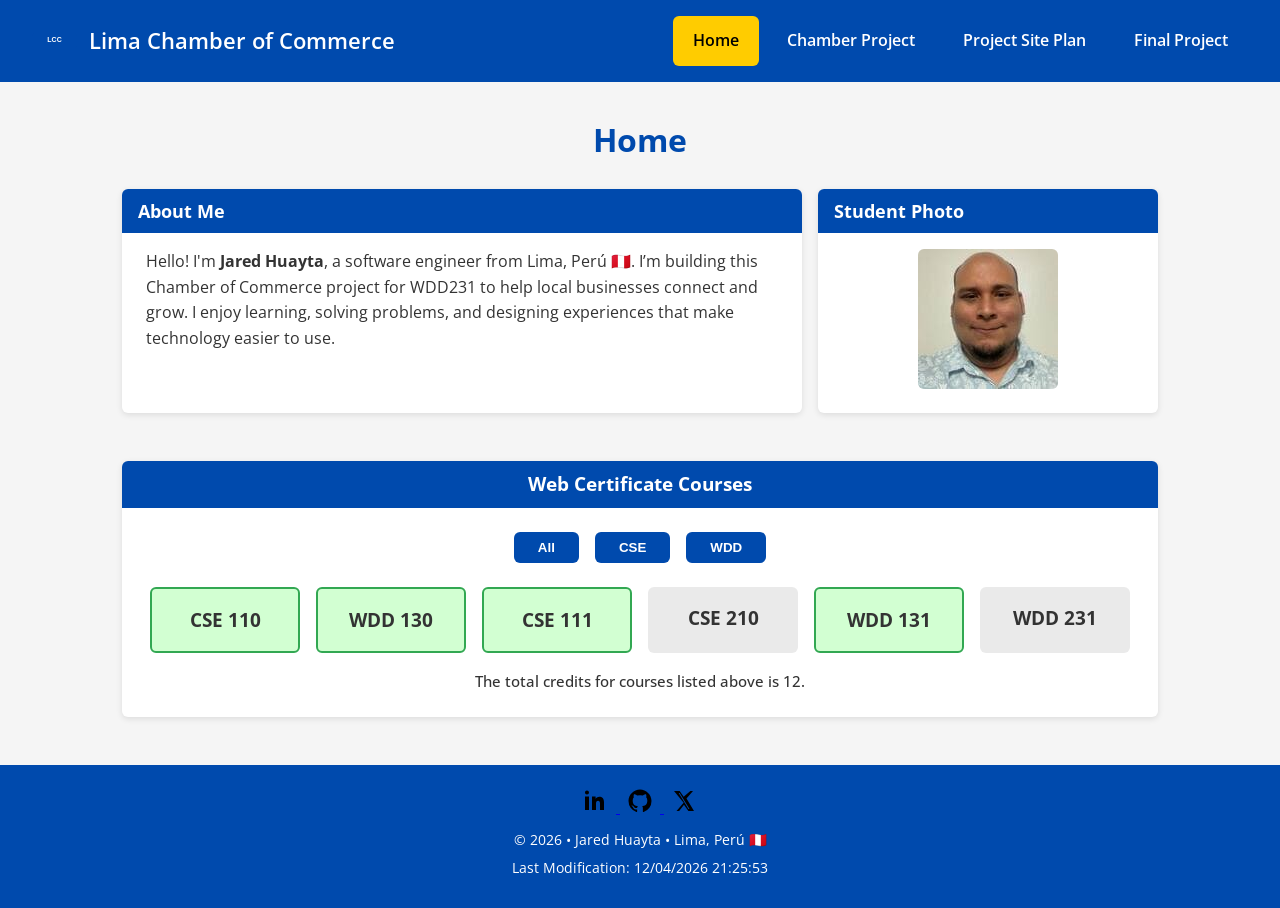
<file: index.html>
<!DOCTYPE html>
<html lang="en">

<head>
    <meta charset="UTF-8">
    <meta name="viewport" content="width=device-width, initial-scale=1.0">
    <meta name="description" content="Jared Huayta - Chamber of Commerce project for WDD231.">
    <meta name="author" content="Jared Huayta">
    <title>Chamber of Commerce | Jared Huayta</title>
    <link rel="icon" href="images/favicon.ico">

    <link rel="preconnect" href="https://fonts.googleapis.com">
    <link rel="preconnect" href="https://fonts.gstatic.com" crossorigin>
    <link href="https://fonts.googleapis.com/css2?family=Open+Sans:wght@400;600&display=swap" rel="stylesheet">

    <!-- CSS -->
    <link rel="stylesheet" href="styles/chamber-small.css">
    <link rel="stylesheet" href="styles/chamber.css">

    <!-- JS -->
    <script src="scripts/navigation.js" defer></script>
    <script src="scripts/date.js" defer></script>
    <script src="scripts/courses.js" defer></script>
</head>

<body>
    <header>
        <div class="logo-container">
            <img src="images/logo.svg" alt="Site Logo" class="logo">
            <span class="site-name">Lima Chamber of Commerce</span>
        </div>
        <button id="menu-button" aria-label="Toggle navigation menu">☰</button>
        <nav id="nav-menu">
            <ul>
                <li><a href="index.html" class="active">Home</a></li>
                <li><a href="chamber/index.html">Chamber Project</a></li>
                <li><a href="project/siteplan.html">Project Site Plan</a></li>
                <li><a href="fsy/index.html">Final Project</a></li>
            </ul>
        </nav>
    </header>

    <main>
        <h1>Home</h1>

        <div class="top-sections">
            <section class="about">
                <h2>About Me</h2>
                <p>
                    Hello! I'm <strong>Jared Huayta</strong>, a software engineer from Lima, Perú 🇵🇪.
                    I’m building this Chamber of Commerce project for WDD231 to help local businesses connect and grow.
                    I enjoy learning, solving problems, and designing experiences that make technology easier to use.
                </p>
            </section>

            <section class="photo">
                <h2>Student Photo</h2>
                <img src="images/profile.jpg" alt="Jared profile photo" class="student-photo">
            </section>
        </div>

        <section class="courses">
            <h2>Web Certificate Courses</h2>

            <div class="filters">
                <button id="filter-all">All</button>
                <button id="filter-cse">CSE</button>
                <button id="filter-wdd">WDD</button>
            </div>

            <div id="course-cards" class="course-cards"></div>

            <p class="credits">
                The total credits for courses listed above is <span id="total-credits">0</span>.
            </p>
        </section>
    </main>

    <footer>
        <div class="social">
            <a href="https://linkedin.com/in/jaredhuayta" target="_blank" aria-label="LinkedIn">
                <img src="images/linkedin.svg" alt="LinkedIn icon">
            </a>
            <a href="https://github.com/jaredhuayta" target="_blank" aria-label="GitHub">
                <img src="images/github.svg" alt="GitHub icon">
            </a>
            <a href="https://x.com" aria-label="X account">
                <img src="images/xlogo.svg" alt="X icon">
            </a>
        </div>

        <p>&copy; <span id="currentyear"></span> • Jared Huayta • Lima, Perú 🇵🇪</p>
        <p id="lastModified"></p>
    </footer>
</body>

</html>
</file>
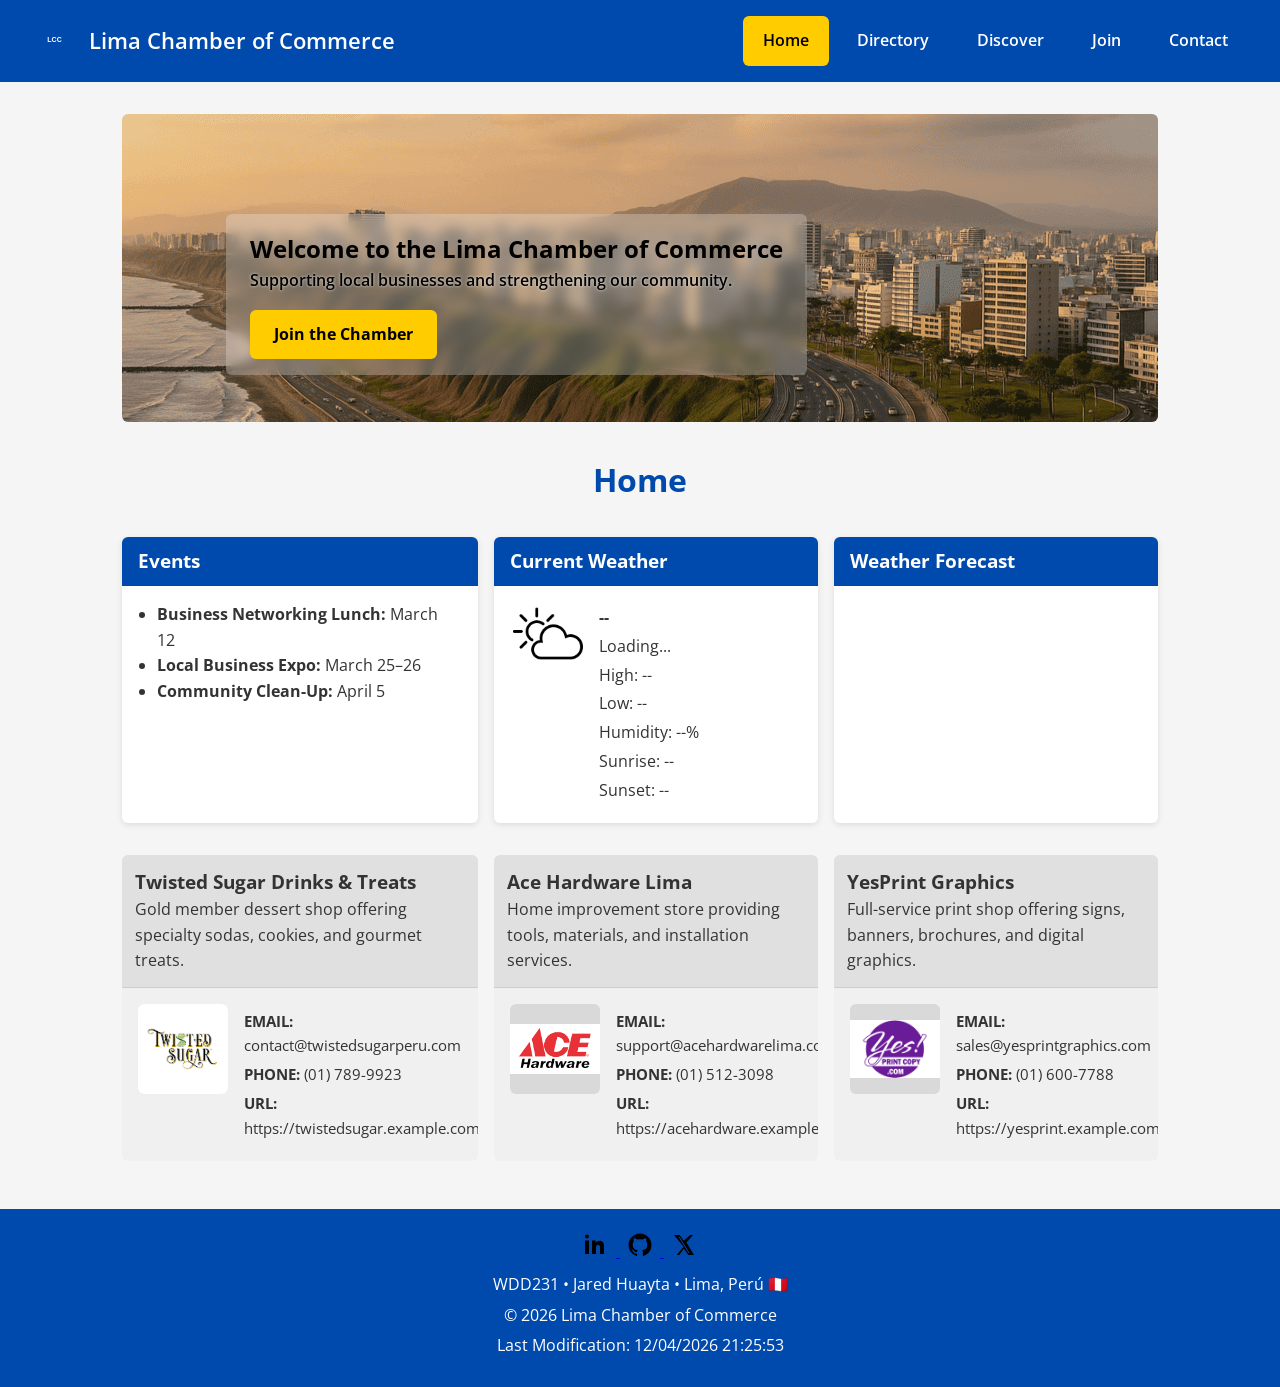
<file: chamber/index.html>
<!DOCTYPE html>
<html lang="en">

<head>
    <meta charset="UTF-8">
    <meta name="viewport" content="width=device-width, initial-scale=1.0">
    <title>Lima Chamber of Commerce – Directory</title>
    <meta name="description"
        content="Welcome to the Lima Chamber of Commerce. Learn about events, weather, and local businesses.">
    <meta name="author" content="Jared Huayta">

    <!-- Social Meta -->
    <meta property="og:title" content="Lima Chamber of Commerce Supporting Local Businesses">
    <meta property="og:description"
        content="Discover upcoming events, local business spotlights, and real-time weather updates for the Lima community.">
    <meta property="og:image" content="https://itsmejared.github.io/wdd231/chamber/images/og-image.jpg" />
    <meta property="og:url" content="https://itsmejared.github.io/wdd231/chamber/index.html">

    <!-- Favicon -->
    <link rel="icon" type="image/png" href="images/favicon.ico">

    <link rel="preconnect" href="https://fonts.googleapis.com">
    <link rel="preconnect" href="https://fonts.gstatic.com" crossorigin>
    <link href="https://fonts.googleapis.com/css2?family=Open+Sans:wght@400;600&display=swap" rel="stylesheet">

    <!-- CSS -->
    <link rel="stylesheet" href="styles/chamber.css">
    <link rel="stylesheet" href="styles/chamber-small.css">

    <!-- JS -->
    <script src="scripts/navigation.js" defer></script>
    <script src="scripts/date.js" defer></script>
    <script src="scripts/weather.js" defer></script>
    <script src="scripts/spotlight.js" defer></script>
</head>

<body>
    <header>
        <div class="logo-container">
            <img src="images/logo.svg" alt="Site Logo" class="logo">
            <span class="site-name">Lima Chamber of Commerce</span>
        </div>
        <button id="menu-button" aria-label="Toggle navigation menu">☰</button>
        <nav id="nav-menu">
            <ul>
                <li><a href="index.html" class="active">Home</a></li>
                <li><a href="directory.html">Directory</a></li>
                <li><a href="discover.html">Discover</a></li>
                <li><a href="join.html">Join</a></li>
                <li><a href="contact.html">Contact</a></li>
            </ul>
        </nav>
    </header>

    <main>

        <!-- HERO  -->
        <section class="hero">
            <img src="images/hero.png" alt="City view" class="hero-img">
            <div class="hero-text">
                <h2>Welcome to the Lima Chamber of Commerce</h2>
                <p>Supporting local businesses and strengthening our community.</p>
                <a href="join.html" class="cta-button">Join the Chamber</a>
            </div>
        </section>

        <h1>Home</h1>

        <!-- === TOP INFO GRID === -->
        <div class="info-grid">

            <!-- EVENTS -->
            <div class="info-card events">
                <h3>Events</h3>
                <ul>
                    <li><strong>Business Networking Lunch:</strong> March 12</li>
                    <li><strong>Local Business Expo:</strong> March 25–26</li>
                    <li><strong>Community Clean-Up:</strong> April 5</li>
                </ul>
            </div>

            <!-- CURRENT WEATHER -->
            <section class="info-card weather-card">
                <h3>Current Weather</h3>

                <div class="weather-flex">
                    <img src="images/weather-icon.png" alt="Weather Icon" class="weather-icon">

                    <div id="cw-details">
                        <p><strong id="cw-temp">--</strong></p>
                        <p id="cw-desc">Loading...</p>
                        <p>High: <span id="cw-high">--</span></p>
                        <p>Low: <span id="cw-low">--</span></p>
                        <p>Humidity: <span id="cw-hum">--</span>%</p>
                        <p>Sunrise: <span id="cw-sunrise">--</span></p>
                        <p>Sunset: <span id="cw-sunset">--</span></p>
                    </div>
                </div>
            </section>

            <!-- WEATHER FORECAST -->
            <section class="info-card forecast-card">
                <h3>Weather Forecast</h3>
                <div id="forecast-list"></div>
            </section>

        </div>

        <!-- === SPOTLIGHTS === -->
        <div class="info-grid spotlight-grid" id="spotlight-container"></div>

    </main>

    <footer>
        <div class="social">
            <a href="https://linkedin.com/in/jaredhuayta" target="_blank" aria-label="LinkedIn">
                <img src="images/linkedin.svg" alt="LinkedIn icon">
            </a>
            <a href="https://github.com/jaredhuayta" target="_blank" aria-label="GitHub">
                <img src="images/github.svg" alt="GitHub icon">
            </a>
            <a href="https://x.com" aria-label="X account">
                <img src="images/xlogo.svg" alt="X icon">
            </a>
        </div>

        <p>WDD231 • Jared Huayta • Lima, Perú 🇵🇪</p>
        <p>&copy; <span id="currentyear"></span> Lima Chamber of Commerce</p>
        <p id="lastModified"></p>
    </footer>
</body>

</html>
</file>
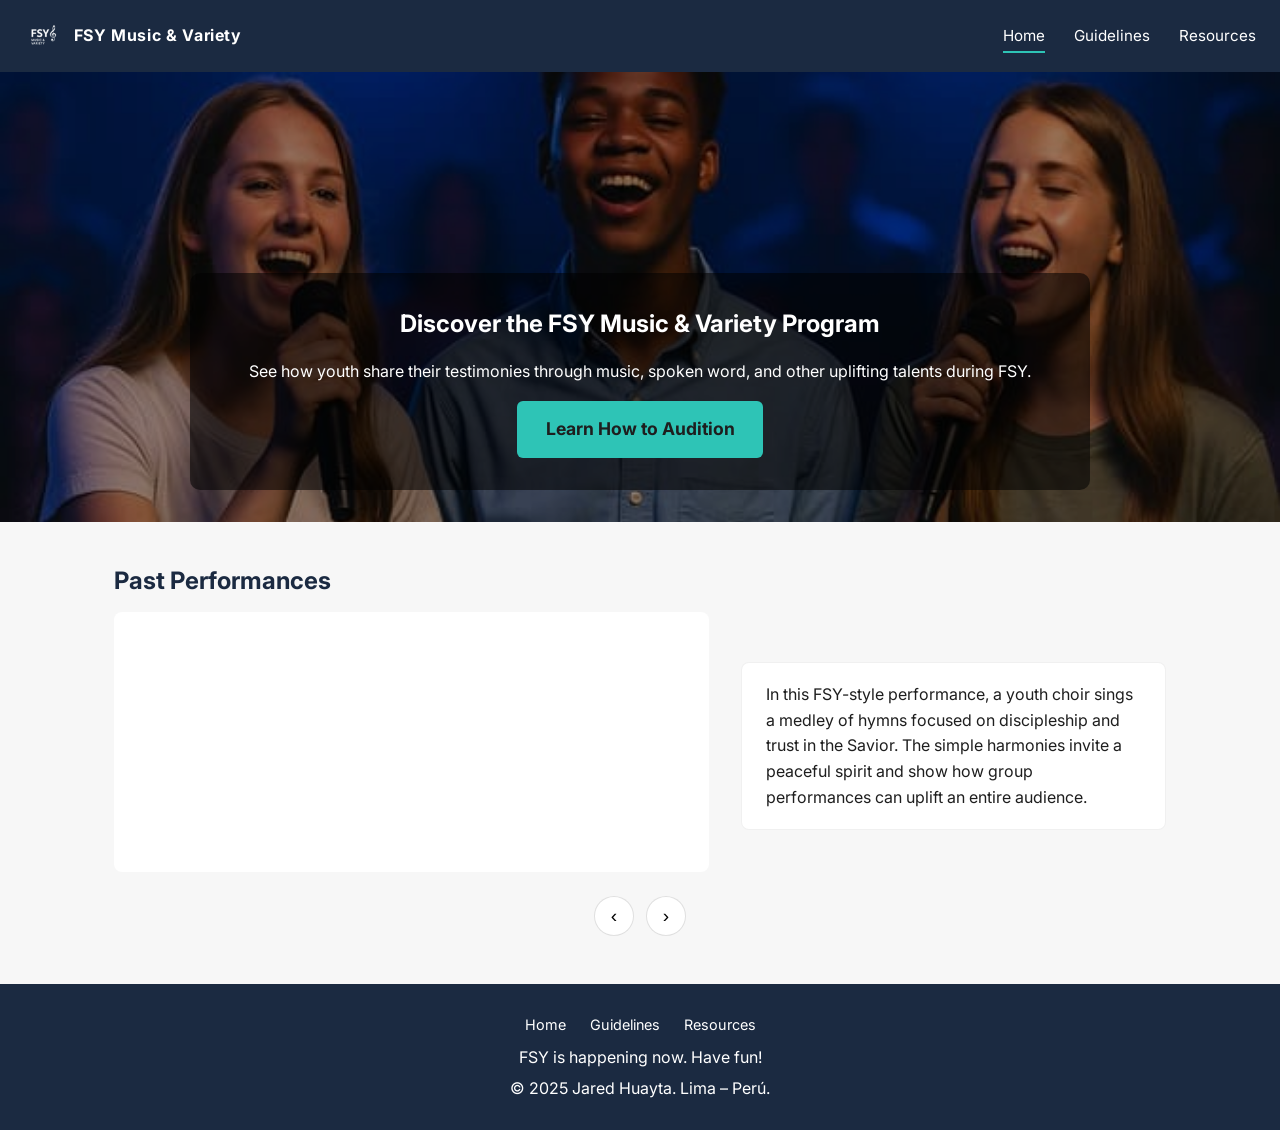
<file: fsy/index.html>
<!DOCTYPE html>
<html lang="en">

<head>
  <meta charset="UTF-8">
  <meta name="viewport" content="width=device-width, initial-scale=1.0">
  <title>FSY Music &amp; Variety – Home</title>

  <meta name="description"
    content="Discover how the FSY Music &amp; Variety Program helps youth share their talents in uplifting, spiritual ways.">
  <meta name="author" content="Jared Huayta">

  <meta property="og:title" content="FSY Music &amp; Variety – Home">
  <meta property="og:description"
    content="Learn how to participate in the FSY Music &amp; Variety Program and see examples of past youth performances.">
  <meta property="og:image" content="https://itsmejared.github.io/wdd231/fsy/images/og-image.jpg">
  <meta property="og:url" content="https://itsmejared.github.io/wdd231/fsy/index.html">

  <link rel="preconnect" href="https://fonts.googleapis.com">
  <link rel="preconnect" href="https://fonts.gstatic.com" crossorigin>
  <link href="https://fonts.googleapis.com/css2?family=Inter:wght@300;400;600;700&display=swap" rel="stylesheet">

  <link rel="icon" href="favicon.ico" />
  <link rel="icon" type="image/png" href="images/fsy-logo.png" />

  <link rel="stylesheet" href="styles/fsy.css" />
  <link rel="stylesheet" href="styles/fsy-small.css" />

  <script type="module" src="scripts/index.js"></script>
</head>

<body>
  <header class="site-header">
    <div class="brand">
      <img src="images/fsy-logo.png" alt="FSY Music &amp; Variety logo" class="logo-img" />
      <span class="brand-text">FSY Music &amp; Variety</span>
    </div>

    <button class="menu-toggle" id="menu-toggle" aria-label="Open navigation">
      ☰
    </button>

    <nav class="site-nav">
      <a href="index.html" class="active">Home</a>
      <a href="guidelines.html">Guidelines</a>
      <a href="resources.html">Resources</a>
    </nav>
  </header>

  <!-- Mobile overlay nav -->
  <div class="nav-overlay" id="nav-overlay" aria-hidden="true">
    <div class="nav-overlay-content">
      <button class="overlay-close" id="overlay-close" aria-label="Close navigation">×</button>
      <nav>
        <a href="index.html">Home</a>
        <a href="guidelines.html">Guidelines</a>
        <a href="resources.html">Resources</a>
      </nav>
    </div>
  </div>

  <main>
    <!-- HERO -->
    <section class="hero">
      <img src="images/hero.jpg" alt="Youth performing at FSY" class="hero-img">

      <div class="hero-text-panel">
        <h1>Discover the FSY Music & Variety Program</h1>
        <p>See how youth share their testimonies through music, spoken word, and other uplifting talents during FSY.</p>
        <a href="guidelines.html#audition-form" class="cta-button">Learn How to Audition</a>
      </div>
    </section>


    <!-- PAST PERFORMANCES -->
    <section class="section">
      <h2>Past Performances</h2>

      <div class="performance-layout">
        <div class="performance-video">
          <iframe id="performance-video" src="https://www.youtube.com/embed/DWTW7_jHfpE" title="FSY performance video"
            allow="accelerometer; autoplay; clipboard-write; encrypted-media; gyroscope; picture-in-picture"
            allowfullscreen></iframe>
        </div>

        <div class="performance-description">
          <p id="performance-description"></p>
        </div>
      </div>

      <div class="performance-controls">
        <button id="prev-performance" aria-label="Previous performance">‹</button>
        <button id="next-performance" aria-label="Next performance">›</button>
      </div>
    </section>
  </main>

  <footer class="site-footer">
    <nav class="footer-nav">
      <a href="index.html">Home</a>
      <a href="guidelines.html">Guidelines</a>
      <a href="resources.html">Resources</a>
    </nav>

    <p id="fsy-countdown">FSY starts in …</p>

    <p>© 2025 Jared Huayta. Lima – Perú.</p>

  </footer>

</body>

</html>
</file>
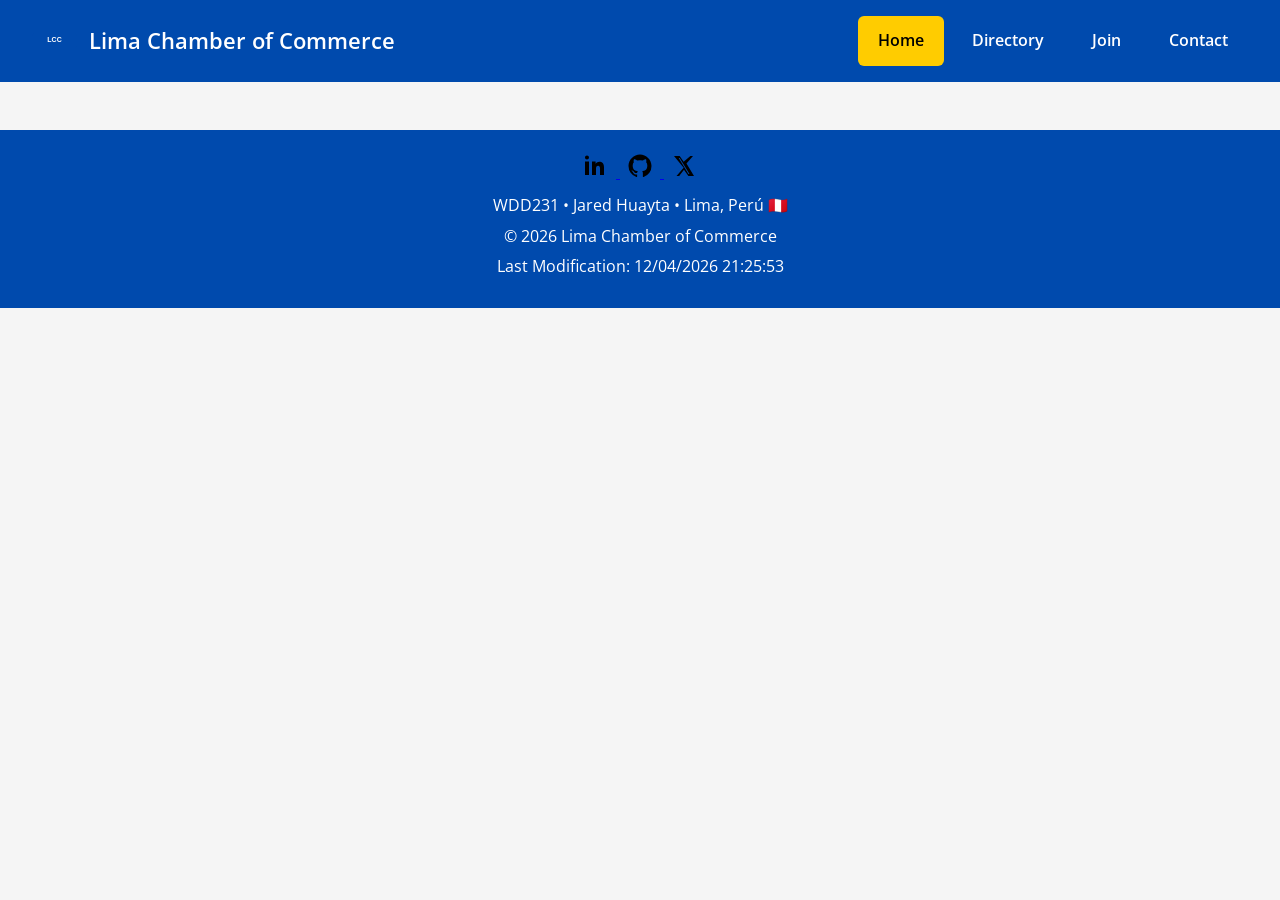
<file: chamber/contact.html>
<!DOCTYPE html>
<html lang="en">

<head>
    <meta charset="UTF-8">
    <meta name="viewport" content="width=device-width, initial-scale=1.0">
    <title>Lima Chamber of Commerce – Directory</title>
    <meta name="description" content="Business directory of members of the Lima Chamber of Commerce.">
    <meta name="author" content="Jared Huayta">

    <!-- Social Meta -->
    <meta property="og:title" content="Lima Chamber of Commerce – Directory">
    <meta property="og:description" content="Discover the businesses that support our community.">
    <meta property="og:image" content="https://itsmejared.github.io/wdd231/chamber/images/og-image.jpg" />
    <meta property="og:url" content="https://itsmejared.github.io/wdd231/chamber/directory.html">

    <!-- Favicon -->
    <link rel="icon" type="image/png" href="images/favicon.ico">

    <link rel="preconnect" href="https://fonts.googleapis.com">
    <link rel="preconnect" href="https://fonts.gstatic.com" crossorigin>
    <link href="https://fonts.googleapis.com/css2?family=Open+Sans:wght@400;600&display=swap" rel="stylesheet">

    <!-- CSS -->
    <link rel="stylesheet" href="styles/chamber.css">
    <link rel="stylesheet" href="styles/chamber-small.css">

    <!-- JS -->
    <script src="scripts/navigation.js" defer></script>
    <script src="scripts/date.js" defer></script>
    <script src="scripts/directory.js" defer></script>
</head>

<body>
    <header>
        <div class="logo-container">
            <img src="images/logo.svg" alt="Site Logo" class="logo">
            <span class="site-name">Lima Chamber of Commerce</span>
        </div>
        <button id="menu-button" aria-label="Toggle navigation menu">☰</button>
        <nav id="nav-menu">
            <ul>
                <li><a href="index.html" class="active">Home</a></li>
                <li><a href="directory.html">Directory</a></li>
                <li><a href="join.html">Join</a></li>
                <li><a href="contact.html">Contact</a></li>
            </ul>
        </nav>
    </header>

    <main>

    </main>

    <footer>
        <div class="social">
            <a href="https://linkedin.com/in/jaredhuayta" target="_blank" aria-label="LinkedIn">
                <img src="images/linkedin.svg" alt="LinkedIn icon">
            </a>
            <a href="https://github.com/jaredhuayta" target="_blank" aria-label="GitHub">
                <img src="images/github.svg" alt="GitHub icon">
            </a>
            <a href="https://x.com" aria-label="X account">
                <img src="images/xlogo.svg" alt="X icon">
            </a>
        </div>

        <p>WDD231 • Jared Huayta • Lima, Perú 🇵🇪</p>
        <p>&copy; <span id="currentyear"></span> Lima Chamber of Commerce</p>
        <p id="lastModified"></p>
    </footer>
</body>

</html>
</file>
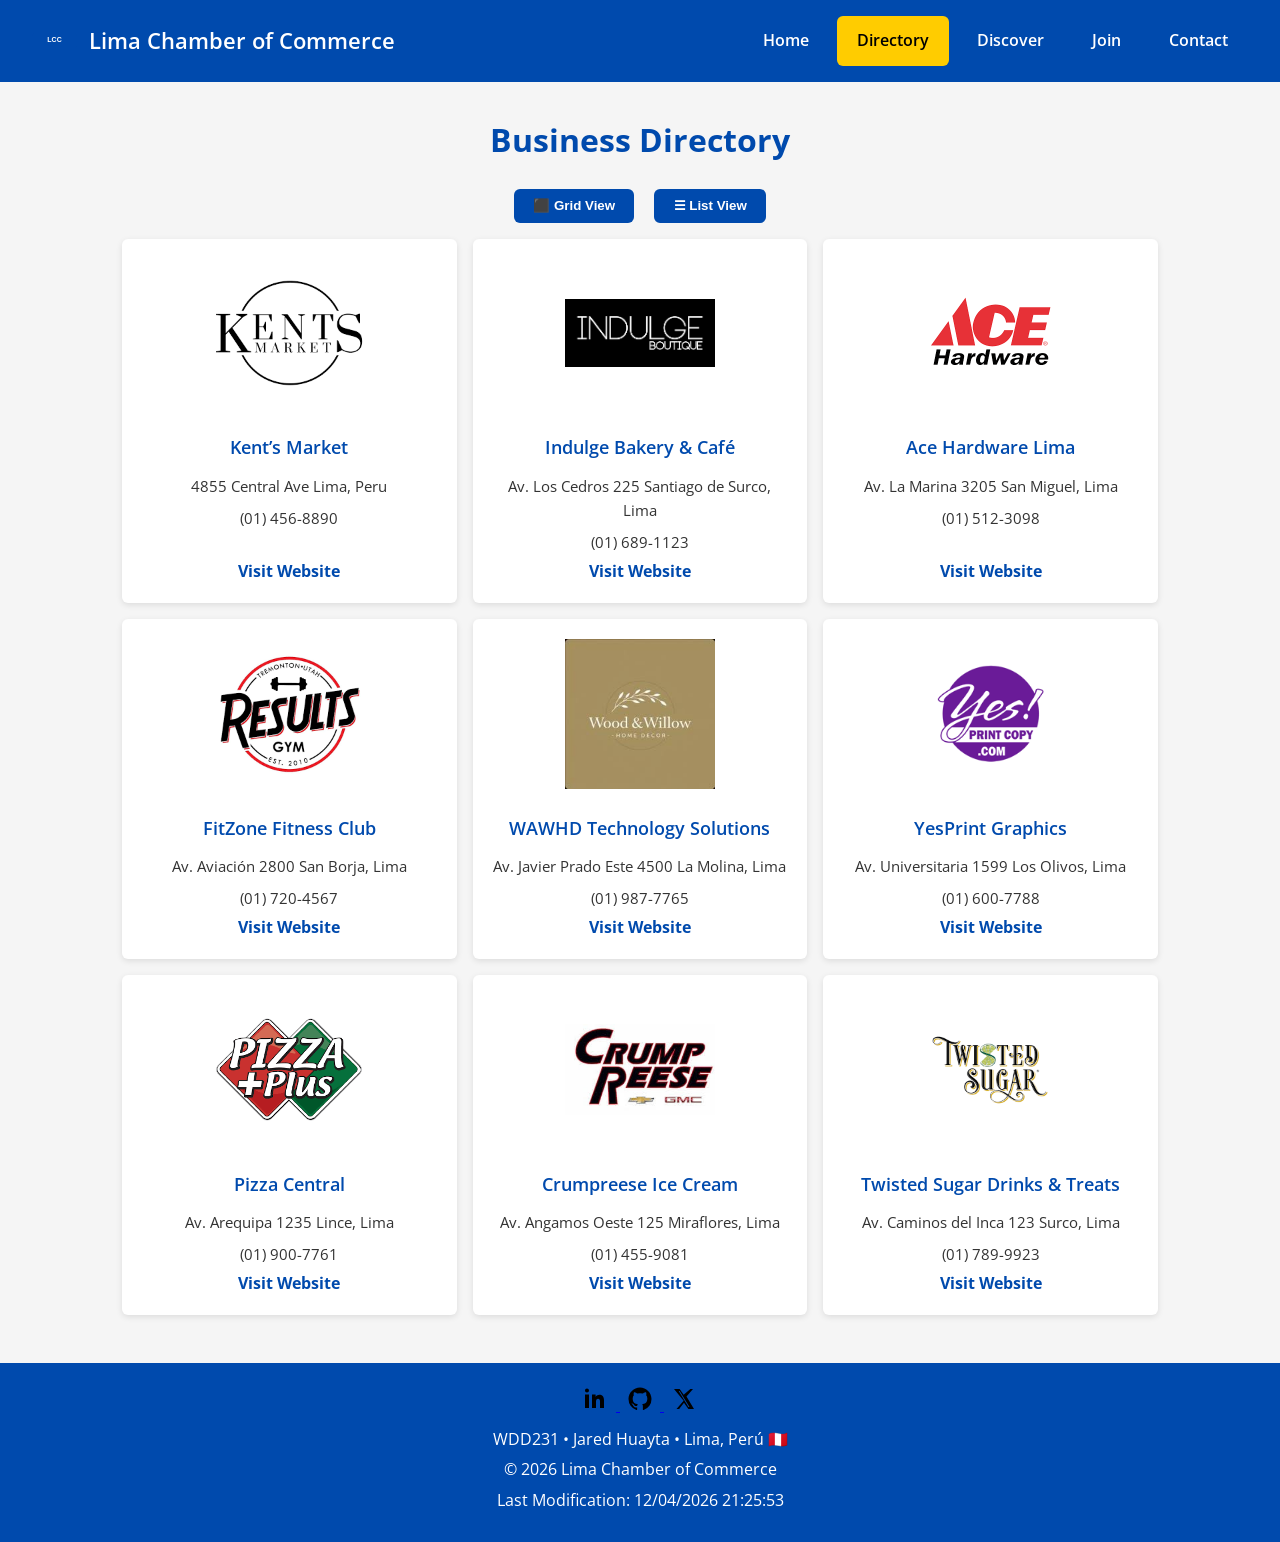
<file: chamber/directory.html>
<!DOCTYPE html>
<html lang="en">

<head>
    <meta charset="UTF-8">
    <meta name="viewport" content="width=device-width, initial-scale=1.0">
    <title>Lima Chamber of Commerce – Directory</title>
    <meta name="description" content="Business directory of members of the Lima Chamber of Commerce.">
    <meta name="author" content="Jared Huayta">

    <!-- Social Meta -->
    <meta property="og:title" content="Lima Chamber of Commerce – Directory">
    <meta property="og:description" content="Discover the businesses that support our community.">
    <meta property="og:image" content="https://itsmejared.github.io/wdd231/chamber/images/og-image.jpg" />
    <meta property="og:url" content="https://itsmejared.github.io/wdd231/chamber/directory.html">

    <!-- Favicon -->
    <link rel="icon" type="image/png" href="images/favicon.ico">

    <link rel="preconnect" href="https://fonts.googleapis.com">
    <link rel="preconnect" href="https://fonts.gstatic.com" crossorigin>
    <link href="https://fonts.googleapis.com/css2?family=Open+Sans:wght@400;600&display=swap" rel="stylesheet">

    <!-- CSS -->
    <link rel="stylesheet" href="styles/chamber.css">
    <link rel="stylesheet" href="styles/chamber-small.css">


    <!-- JS -->
    <script src="scripts/navigation.js" defer></script>
    <script src="scripts/date.js" defer></script>
    <script src="scripts/directory.js" defer></script>
</head>

<body>
    <header>
        <div class="logo-container">
            <img src="images/logo.svg" alt="Site Logo" class="logo">
            <span class="site-name">Lima Chamber of Commerce</span>
        </div>
        <button id="menu-button" aria-label="Toggle navigation menu">☰</button>
        <nav id="nav-menu">
            <ul>
                <li><a href="index.html">Home</a></li>
                <li><a href="directory.html" class="active">Directory</a></li>
                <li><a href="discover.html">Discover</a></li>
                <li><a href="join.html">Join</a></li>
                <li><a href="contact.html">Contact</a></li>
            </ul>
        </nav>
    </header>

    <main>
        <h1>Business Directory</h1>
        <div class="view-buttons">
            <button id="gridBtn">⬛ Grid View</button>
            <button id="listBtn">☰ List View</button>
        </div>
        <div id="membersContainer" class="directory-grid"></div>
    </main>

    <footer>
        <div class="social">
            <a href="https://linkedin.com/in/jaredhuayta" target="_blank" aria-label="LinkedIn">
                <img src="images/linkedin.svg" alt="LinkedIn icon">
            </a>
            <a href="https://github.com/jaredhuayta" target="_blank" aria-label="GitHub">
                <img src="images/github.svg" alt="GitHub icon">
            </a>
            <a href="https://x.com" aria-label="X account">
                <img src="images/xlogo.svg" alt="X icon">
            </a>
        </div>

        <p>WDD231 • Jared Huayta • Lima, Perú 🇵🇪</p>
        <p>&copy; <span id="currentyear"></span> Lima Chamber of Commerce</p>
        <p id="lastModified"></p>
    </footer>
</body>

</html>
</file>
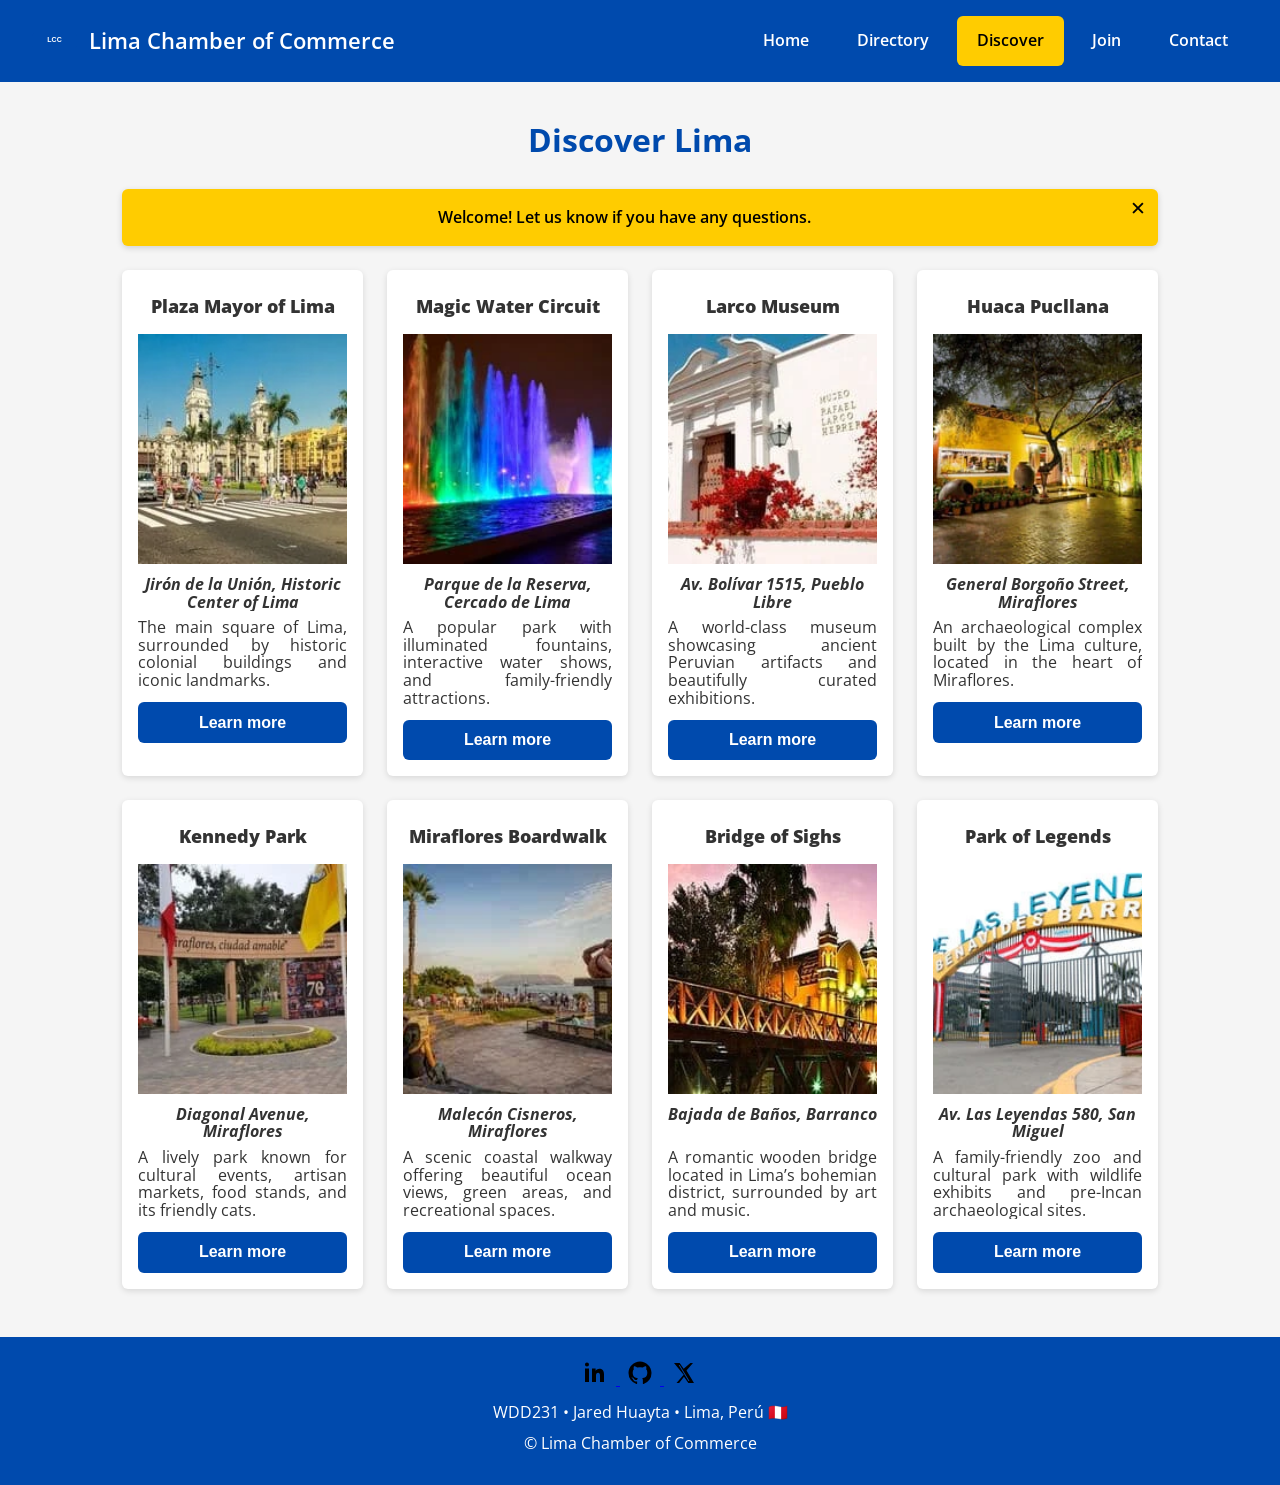
<file: chamber/discover.html>
<!DOCTYPE html>
<html lang="en">

<head>
    <meta charset="UTF-8">
    <meta name="viewport" content="width=device-width, initial-scale=1.0">
    <title>Lima Chamber of Commerce – Discover Lima</title>
    <meta name="description" content="Discover attractions and features from Lima, Peru." />
    <meta name="author" content="Jared Huayta">

    <!-- Social Meta -->
    <meta property="og:title" content="Lima Chamber of Commerce Supporting Local Businesses">
    <meta property="og:description" content="Discover attractions and features from Lima, Peru.">
    <meta property="og:image" content="https://itsmejared.github.io/wdd231/chamber/images/og-image.jpg" />
    <meta property="og:url" content="https://itsmejared.github.io/wdd231/chamber/discover.html">

    <!-- Favicon -->
    <link rel="icon" type="image/png" href="images/favicon.ico">

    <link rel="preconnect" href="https://fonts.googleapis.com">
    <link rel="preconnect" href="https://fonts.gstatic.com" crossorigin>
    <link href="https://fonts.googleapis.com/css2?family=Open+Sans:wght@400;600&display=swap" rel="stylesheet">

    <!-- CSS -->
    <link rel="stylesheet" href="styles/chamber.css">
    <link rel="stylesheet" href="styles/chamber-small.css">
    <link rel="stylesheet" href="styles/chamber-medium.css">

    <!-- JS -->
    <script src="scripts/navigation.js" defer></script>
    <script type="module" src="scripts/discover.js"></script>
</head>

<body>

    <header>
        <div class="logo-container">
            <img src="images/logo.svg" alt="Site Logo" class="logo">
            <span class="site-name">Lima Chamber of Commerce</span>
        </div>
        <button id="menu-button" aria-label="Toggle navigation menu">☰</button>
        <nav id="nav-menu">
            <ul>
                <li><a href="index.html">Home</a></li>
                <li><a href="directory.html">Directory</a></li>
                <li><a href="discover.html" class="active">Discover</a></li>
                <li><a href="join.html">Join</a></li>
                <li><a href="contact.html">Contact</a></li>
            </ul>
        </nav>
    </header>

    <main>
        <h1>Discover Lima</h1>

        <div id="visitMessage" class="visit-message">
            <span id="visitText"></span>
            <button id="closeVisitMsg" aria-label="Close visitor message">✕</button>
        </div>

        <div id="discoverGrid" class="discover-grid"></div>
    </main>

    <footer>
        <div class="social">
            <a href="https://linkedin.com/in/jaredhuayta" target="_blank" aria-label="LinkedIn">
                <img src="images/linkedin.svg" alt="LinkedIn icon">
            </a>
            <a href="https://github.com/jaredhuayta" target="_blank" aria-label="GitHub">
                <img src="images/github.svg" alt="GitHub icon">
            </a>
            <a href="https://x.com" aria-label="X account">
                <img src="images/xlogo.svg" alt="X icon">
            </a>
        </div>

        <p>WDD231 • Jared Huayta • Lima, Perú 🇵🇪</p>
        <p>&copy; <span id="currentyear"></span> Lima Chamber of Commerce</p>
        <p id="lastModified"></p>
    </footer>

</body>

</html>
</file>
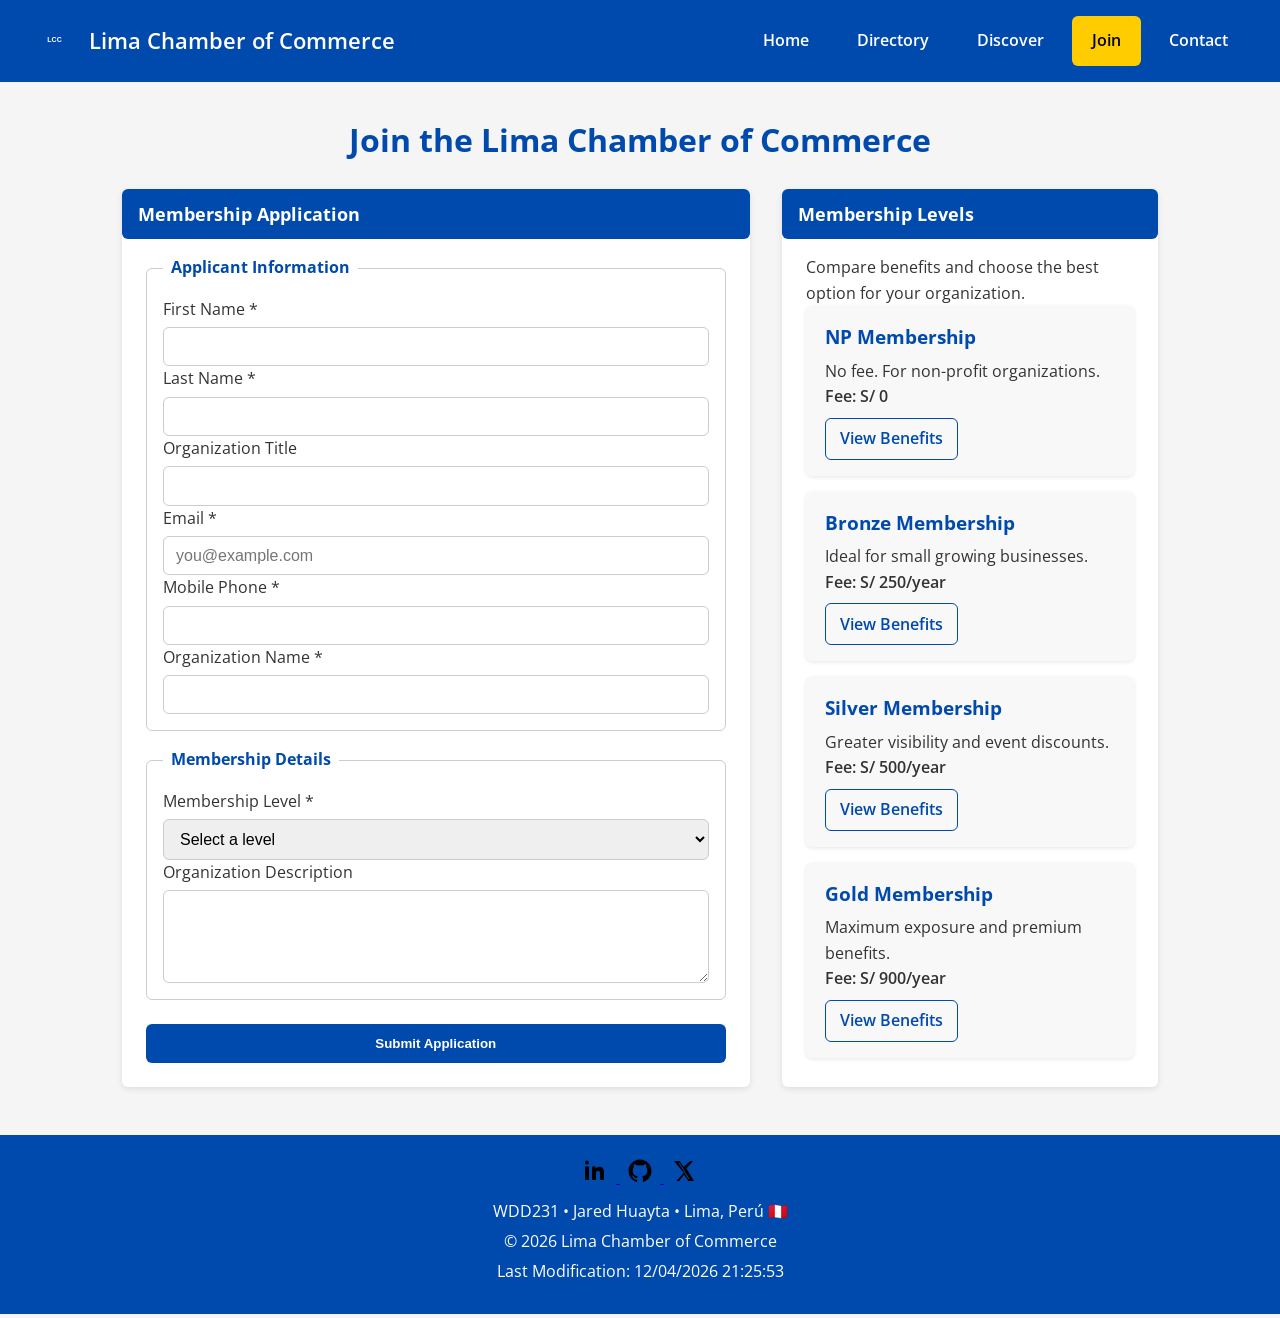
<file: chamber/join.html>
<!DOCTYPE html>
<html lang="en">

<head>
    <meta charset="UTF-8">
    <meta name="viewport" content="width=device-width, initial-scale=1.0">
    <title>Lima Chamber of Commerce – Join</title>
    <meta name="description"
        content="Apply to join the Lima Chamber of Commerce and choose the membership level that best fits your organization.">
    <meta name="author" content="Jared Huayta">

    <!-- Social Meta -->
    <meta property="og:title" content="Join the Lima Chamber of Commerce">
    <meta property="og:description"
        content="Become a member of the Lima Chamber of Commerce and gain access to events, training, and business exposure.">
    <meta property="og:image" content="https://itsmejared.github.io/wdd231/chamber/images/og-image.jpg">
    <meta property="og:url" content="https://itsmejared.github.io/wdd231/chamber/join.html">

    <!-- Favicon -->
    <link rel="icon" type="image/png" href="images/favicon.ico">

    <link rel="preconnect" href="https://fonts.googleapis.com">
    <link rel="preconnect" href="https://fonts.gstatic.com" crossorigin>
    <link href="https://fonts.googleapis.com/css2?family=Open+Sans:wght@400;600&display=swap" rel="stylesheet">

    <!-- CSS -->
    <link rel="stylesheet" href="styles/chamber.css">
    <link rel="stylesheet" href="styles/chamber-small.css">

    <!-- JS -->
    <script src="scripts/navigation.js" defer></script>
    <script src="scripts/date.js" defer></script>
    <script src="scripts/join.js" defer></script>
</head>

<body>
    <header>
        <div class="logo-container">
            <img src="images/logo.svg" alt="Site Logo" class="logo">
            <span class="site-name">Lima Chamber of Commerce</span>
        </div>
        <button id="menu-button" aria-label="Toggle navigation menu">☰</button>
        <nav id="nav-menu">
            <ul>
                <li><a href="index.html">Home</a></li>
                <li><a href="directory.html">Directory</a></li>
                <li><a href="discover.html">Discover</a></li>
                <li><a href="join.html" class="active">Join</a></li>
                <li><a href="contact.html">Contact</a></li>
            </ul>
        </nav>
    </header>

    <main>
        <h1>Join the Lima Chamber of Commerce</h1>

        <div class="join-container">
            <!-- FORM SECTION -->
            <section class="join-form-section">
                <h2>Membership Application</h2>
                <form method="get" action="thankyou.html" class="join-form">

                    <fieldset>
                        <legend>Applicant Information</legend>

                        <label>
                            <span>First Name *</span>
                            <input type="text" name="firstName" required autocomplete="given-name"
                                title="Enter your first name">
                        </label>

                        <label>
                            <span>Last Name *</span>
                            <input type="text" name="lastName" required autocomplete="family-name"
                                title="Enter your last name">
                        </label>

                        <label>
                            <span>Organization Title</span>
                            <input type="text" name="organizationTitle" autocomplete="organization-title"
                                pattern="[A-Za-z\- ]{7,}"
                                title="Enter your organizational title using only letters, hyphens, and spaces">
                        </label>

                        <label>
                            <span>Email *</span>
                            <input type="email" name="email" required autocomplete="email" placeholder="you@example.com"
                                title="Enter your email address">
                        </label>

                        <label>
                            <span>Mobile Phone *</span>
                            <input type="tel" name="phone" required autocomplete="tel"
                                title="Enter your mobile phone number">
                        </label>

                        <label>
                            <span>Organization Name *</span>
                            <input type="text" name="organizationName" required autocomplete="organization"
                                title="Enter the name of your organization">
                        </label>

                    </fieldset>

                    <fieldset>
                        <legend>Membership Details</legend>

                        <label>
                            <span>Membership Level *</span>
                            <select name="membershipLevel" required title="Select a membership level">
                                <option value="" disabled selected>Select a level</option>
                                <option value="np">NP Membership</option>
                                <option value="bronze">Bronze Membership</option>
                                <option value="silver">Silver Membership</option>
                                <option value="gold">Gold Membership</option>
                            </select>
                        </label>

                        <label>
                            <span>Organization Description</span>
                            <textarea name="description" rows="4"
                                title="Describe your business or organization"></textarea>
                        </label>

                        <!-- Timestamp hidden -->
                        <input type="hidden" name="timestamp" id="timestamp">
                    </fieldset>

                    <button type="submit" class="submit-button">Submit Application</button>

                </form>
            </section>

            <!-- MEMBERSHIP CARDS -->
            <aside class="membership-levels">
                <h2>Membership Levels</h2>

                <p class="membership-intro">Compare benefits and choose the best option for your organization.</p>

                <div class="membership-card-grid">

                    <article class="membership-card">
                        <h3>NP Membership</h3>
                        <p>No fee. For non-profit organizations.</p>
                        <p class="price">Fee: S/ 0</p>
                        <a href="#" class="benefits-link" data-modal="np">View Benefits</a>
                    </article>

                    <article class="membership-card">
                        <h3>Bronze Membership</h3>
                        <p>Ideal for small growing businesses.</p>
                        <p class="price">Fee: S/ 250/year</p>
                        <a href="#" class="benefits-link" data-modal="bronze">View Benefits</a>
                    </article>

                    <article class="membership-card">
                        <h3>Silver Membership</h3>
                        <p>Greater visibility and event discounts.</p>
                        <p class="price">Fee: S/ 500/year</p>
                        <a href="#" class="benefits-link" data-modal="silver">View Benefits</a>
                    </article>

                    <article class="membership-card">
                        <h3>Gold Membership</h3>
                        <p>Maximum exposure and premium benefits.</p>
                        <p class="price">Fee: S/ 900/year</p>
                        <a href="#" class="benefits-link" data-modal="gold">View Benefits</a>
                    </article>

                </div>
            </aside>
        </div>

        <!-- MODALS -->
        <!-- NP Modal -->
        <dialog id="modal-np" class="membership-modal">
            <div class="modal-content">
                <h2>NP Membership Benefits</h2>
                <ul>
                    <li>No annual fee</li>
                    <li>Business directory listing</li>
                    <li>Access to non-profit networking events</li>
                    <li>Invitations to selected chamber events</li>
                </ul>
                <button class="modal-close">Close</button>
            </div>
        </dialog>

        <!-- Bronze Modal -->
        <dialog id="modal-bronze" class="membership-modal">
            <div class="modal-content">
                <h2>Bronze Membership Benefits</h2>
                <ul>
                    <li>All NP benefits</li>
                    <li>Event ticket discounts</li>
                    <li>Quarterly training sessions</li>
                    <li>2 social media mentions</li>
                </ul>
                <button class="modal-close">Close</button>
            </div>
        </dialog>

        <!-- Silver Modal -->
        <dialog id="modal-silver" class="membership-modal">
            <div class="modal-content">
                <h2>Silver Membership Benefits</h2>
                <ul>
                    <li>All Bronze benefits</li>
                    <li>Priority fair booth</li>
                    <li>Homepage spotlight</li>
                    <li>Advanced business mentoring</li>
                </ul>
                <button class="modal-close">Close</button>
            </div>
        </dialog>

        <!-- Gold Modal -->
        <dialog id="modal-gold" class="membership-modal">
            <div class="modal-content">
                <h2>Gold Membership Benefits</h2>
                <ul>
                    <li>All Silver benefits</li>
                    <li>Full-year premium spotlight</li>
                    <li>VIP networking events</li>
                    <li>Dedicated advisor</li>
                </ul>
                <button class="modal-close">Close</button>
            </div>
        </dialog>


    </main>

    <footer>
        <div class="social">
            <a href="https://linkedin.com/in/jaredhuayta" target="_blank" aria-label="LinkedIn">
                <img src="images/linkedin.svg" alt="LinkedIn icon">
            </a>
            <a href="https://github.com/jaredhuayta" target="_blank" aria-label="GitHub">
                <img src="images/github.svg" alt="GitHub icon">
            </a>
            <a href="https://x.com" aria-label="X account">
                <img src="images/xlogo.svg" alt="X icon">
            </a>
        </div>

        <p>WDD231 • Jared Huayta • Lima, Perú 🇵🇪</p>
        <p>&copy; <span id="currentyear"></span> Lima Chamber of Commerce</p>
        <p id="lastModified"></p>
    </footer>
</body>

</html>
</file>
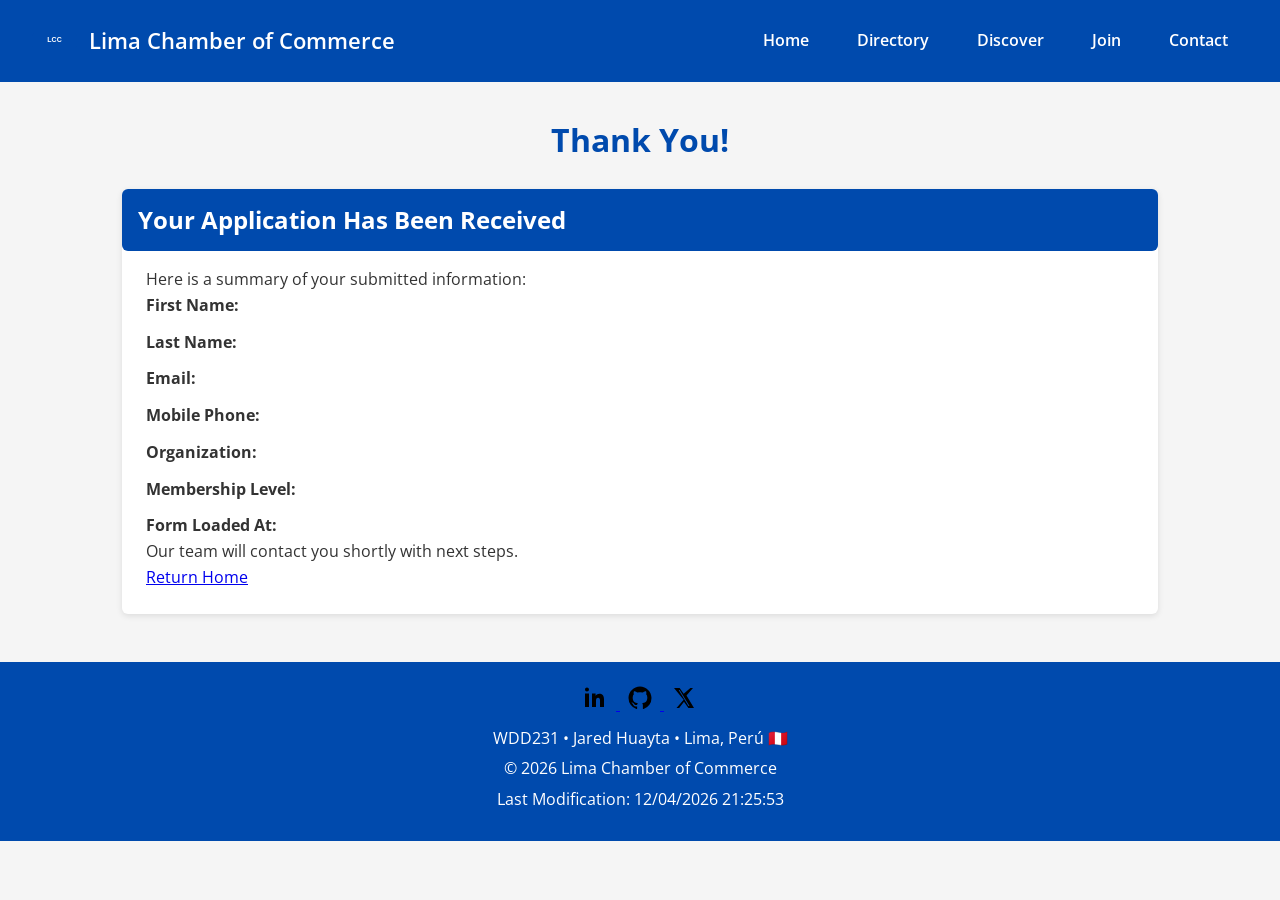
<file: chamber/thankyou.html>
<!DOCTYPE html>
<html lang="en">

<head>
    <meta charset="UTF-8">
    <meta name="viewport" content="width=device-width, initial-scale=1.0">
    <title>Thank You – Lima Chamber of Commerce</title>
    <meta name="description"
        content="Thank you for applying to join the Lima Chamber of Commerce. Review your submitted information.">
    <meta name="author" content="Jared Huayta">

    <!-- Social Meta -->
    <meta property="og:title" content="Thank You – Lima Chamber of Commerce">
    <meta property="og:description"
        content="Your membership application has been received by the Lima Chamber of Commerce.">
    <meta property="og:image" content="https://itsmejared.github.io/wdd231/chamber/images/og-image.jpg">
    <meta property="og:url" content="https://itsmejared.github.io/wdd231/chamber/thankyou.html">

    <!-- Favicon -->
    <link rel="icon" type="image/png" href="images/favicon.ico">

    <!-- Fonts & CSS -->
    <link rel="preconnect" href="https://fonts.googleapis.com">
    <link rel="preconnect" href="https://fonts.gstatic.com" crossorigin>
    <link href="https://fonts.googleapis.com/css2?family=Open+Sans:wght@400;600&display=swap" rel="stylesheet">

    <link rel="stylesheet" href="styles/chamber.css">
    <link rel="stylesheet" href="styles/chamber-small.css">

    <!-- JS -->
    <script src="scripts/navigation.js" defer></script>
    <script src="scripts/date.js" defer></script>
    <script src="scripts/thankyou.js" defer></script>
</head>

<body>
    <header>
        <div class="logo-container">
            <img src="images/logo.svg" alt="Site Logo" class="logo">
            <span class="site-name">Lima Chamber of Commerce</span>
        </div>
        <button id="menu-button" aria-label="Toggle navigation menu">☰</button>
        <nav id="nav-menu">
            <ul>
                <li><a href="index.html">Home</a></li>
                <li><a href="directory.html">Directory</a></li>
                <li><a href="discover.html">Discover</a></li>
                <li><a href="join.html">Join</a></li>
                <li><a href="contact.html">Contact</a></li>
            </ul>
        </nav>
    </header>

    <main>
        <h1>Thank You!</h1>

        <section class="thankyou-section">
            <h2>Your Application Has Been Received</h2>

            <p>Here is a summary of your submitted information:</p>

            <div class="thankyou-details">

                <div class="detail-row">
                    <span class="label">First Name:</span>
                    <span id="first-name"></span>
                </div>

                <div class="detail-row">
                    <span class="label">Last Name:</span>
                    <span id="last-name"></span>
                </div>

                <div class="detail-row">
                    <span class="label">Email:</span>
                    <span id="email"></span>
                </div>

                <div class="detail-row">
                    <span class="label">Mobile Phone:</span>
                    <span id="phone"></span>
                </div>

                <div class="detail-row">
                    <span class="label">Organization:</span>
                    <span id="organization"></span>
                </div>

                <div class="detail-row">
                    <span class="label">Membership Level:</span>
                    <span id="membership"></span>
                </div>

                <div class="detail-row">
                    <span class="label">Form Loaded At:</span>
                    <span id="timestamp-display"></span>
                </div>

            </div>

            <p class="thankyou-note">
                Our team will contact you shortly with next steps.
            </p>

            <p><a href="index.html">Return Home</a></p>

        </section>
    </main>

    <footer>
        <div class="social">
            <a href="https://linkedin.com/in/jaredhuayta" target="_blank" aria-label="LinkedIn">
                <img src="images/linkedin.svg" alt="LinkedIn icon">
            </a>
            <a href="https://github.com/jaredhuayta" target="_blank" aria-label="GitHub">
                <img src="images/github.svg" alt="GitHub icon">
            </a>
            <a href="https://x.com" aria-label="X account">
                <img src="images/xlogo.svg" alt="X icon">
            </a>
        </div>

        <p>WDD231 • Jared Huayta • Lima, Perú 🇵🇪</p>
        <p>&copy; <span id="currentyear"></span> Lima Chamber of Commerce</p>
        <p id="lastModified"></p>
    </footer>
</body>

</html>
</file>
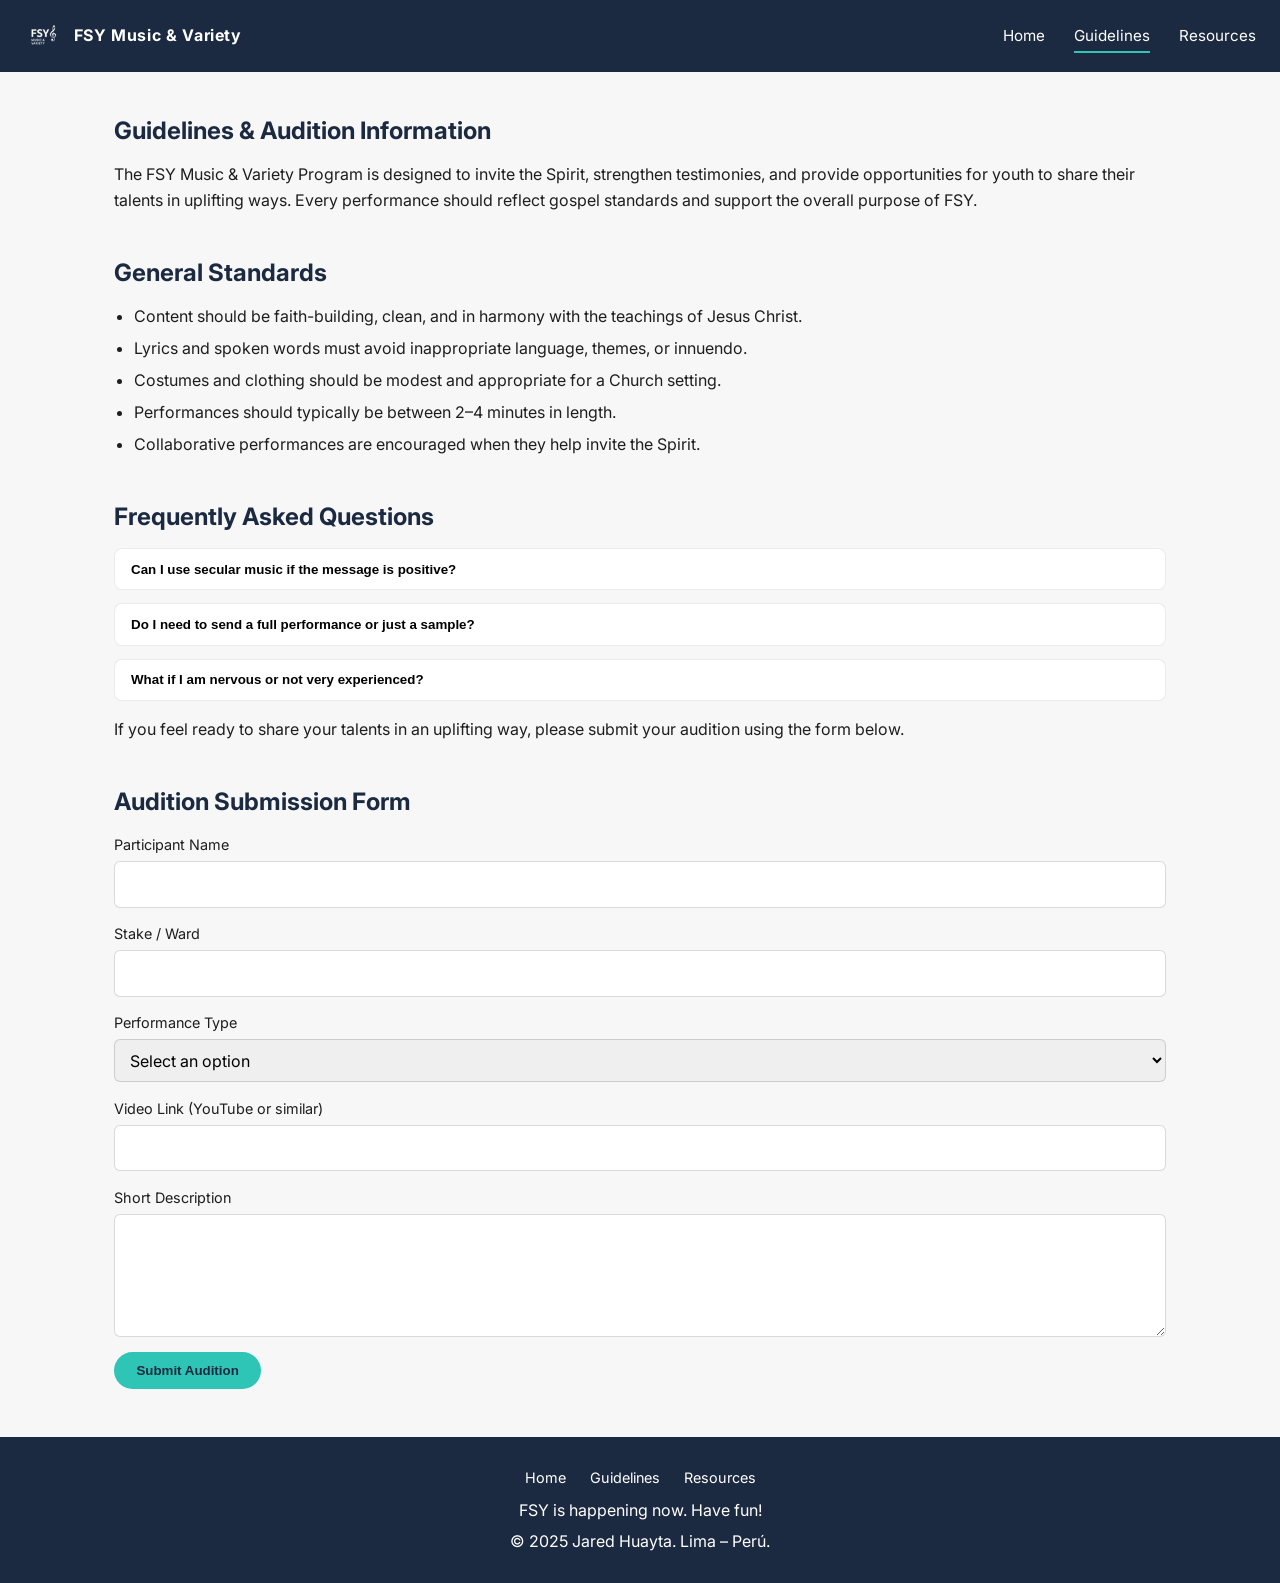
<file: fsy/guidelines.html>
<!DOCTYPE html>
<html lang="en">
<head>
  <meta charset="UTF-8">
  <meta name="viewport" content="width=device-width, initial-scale=1.0">
  <title>FSY Music &amp; Variety – Guidelines</title>

  <meta name="description" content="Review the guidelines, standards, and audition form for the FSY Music &amp; Variety Program.">
  <meta name="author" content="Jared Huayta">

  <meta property="og:title" content="FSY Music &amp; Variety – Guidelines">
  <meta property="og:description" content="Learn the FSY Music &amp; Variety standards and submit your audition for review.">
  <meta property="og:image" content="https://itsmejared.github.io/wdd231/fsy/images/og-image.jpg">
  <meta property="og:url" content="https://itsmejared.github.io/wdd231/fsy/guidelines.html">

  <link rel="preconnect" href="https://fonts.googleapis.com">
  <link rel="preconnect" href="https://fonts.gstatic.com" crossorigin>
  <link href="https://fonts.googleapis.com/css2?family=Inter:wght@300;400;600;700&display=swap" rel="stylesheet">

  <link rel="icon" href="favicon.ico" />
  <link rel="icon" type="image/png" href="images/fsy-logo.png" />

  <link rel="stylesheet" href="styles/fsy.css" />
  <link rel="stylesheet" href="styles/fsy-small.css" media="(max-width: 720px)" />
  <script type="module" src="scripts/guidelines.js"></script>
</head>
<body>
  <header class="site-header">
    <div class="brand">
      <img src="images/fsy-logo.png" alt="FSY Music &amp; Variety logo" class="logo-img" />
      <span class="brand-text">FSY Music &amp; Variety</span>
    </div>

    <button class="menu-toggle" id="menu-toggle" aria-label="Open navigation">
      ☰
    </button>

    <nav class="site-nav">
      <a href="index.html">Home</a>
      <a href="guidelines.html" class="active">Guidelines</a>
      <a href="resources.html">Resources</a>
    </nav>
  </header>

  <div class="nav-overlay" id="nav-overlay" aria-hidden="true">
    <div class="nav-overlay-content">
      <button class="overlay-close" id="overlay-close" aria-label="Close navigation">×</button>
      <nav>
        <a href="index.html">Home</a>
        <a href="guidelines.html">Guidelines</a>
        <a href="resources.html">Resources</a>
      </nav>
    </div>
  </div>

  <main>
    <section class="section">
      <h1>Guidelines &amp; Audition Information</h1>
      <p>
        The FSY Music &amp; Variety Program is designed to invite the Spirit, strengthen testimonies,
        and provide opportunities for youth to share their talents in uplifting ways.
        Every performance should reflect gospel standards and support the overall purpose of FSY.
      </p>
    </section>

    <section class="section">
      <h2>General Standards</h2>
      <ul class="guidelines-list">
        <li>Content should be faith-building, clean, and in harmony with the teachings of Jesus Christ.</li>
        <li>Lyrics and spoken words must avoid inappropriate language, themes, or innuendo.</li>
        <li>Costumes and clothing should be modest and appropriate for a Church setting.</li>
        <li>Performances should typically be between 2–4 minutes in length.</li>
        <li>Collaborative performances are encouraged when they help invite the Spirit.</li>
      </ul>
    </section>

    <!-- FAQ -->
    <section class="section">
      <h2>Frequently Asked Questions</h2>

      <div class="faq-item">
        <button class="faq-question" type="button">
          Can I use secular music if the message is positive?
        </button>
        <div class="faq-answer">
          <p>
            In some cases, secular music with a clearly uplifting message may be appropriate,
            but it should still support the purpose of FSY and invite the Spirit. Please avoid songs
            that are strongly associated with worldly themes, romance, or rebellion, even if the lyrics
            are edited. When in doubt, choose music that clearly focuses on the Savior, faith, gratitude,
            or other gospel-centered topics.
          </p>
        </div>
      </div>

      <div class="faq-item">
        <button class="faq-question" type="button">
          Do I need to send a full performance or just a sample?
        </button>
        <div class="faq-answer">
          <p>
            Please record the full version of your planned performance so that your FSY leaders can review
            timing, content, and overall tone. Simple phone recordings are perfectly acceptable. Your leaders
            are more interested in spiritual impact and preparation than in professional production quality.
          </p>
        </div>
      </div>

      <div class="faq-item">
        <button class="faq-question" type="button">
          What if I am nervous or not very experienced?
        </button>
        <div class="faq-answer">
          <p>
            Many youth feel nervous about performing, and that is completely normal. The Music &amp; Variety Program
            is not a talent show focused on perfection; it is an opportunity to bless others. If your desire is to testify
            of Christ and uplift your peers, you are exactly the kind of participant we are hoping for.
          </p>
        </div>
      </div>

      <p class="after-faq-message">
        If you feel ready to share your talents in an uplifting way, please submit your audition using the form below.
      </p>
    </section>

    <!-- AUDITION FORM -->
    <section class="section" id="audition-form">
      <h2>Audition Submission Form</h2>

      <p id="previous-submission-message" class="info-banner" aria-live="polite" hidden></p>

      <form id="auditionForm" action="submission.html" method="get" novalidate>
        <div class="form-field">
          <label for="name">Participant Name</label>
          <input id="name" name="name" type="text" required />
        </div>

        <div class="form-field">
          <label for="unit">Stake / Ward</label>
          <input id="unit" name="unit" type="text" required />
        </div>

        <div class="form-field">
          <label for="performanceType">Performance Type</label>
          <select id="performanceType" name="performanceType" required>
            <option value="">Select an option</option>
            <option value="vocal">Vocal solo / group</option>
            <option value="instrumental">Instrumental</option>
            <option value="dance">Dance / cultural presentation</option>
            <option value="spoken">Spoken word / drama</option>
            <option value="other">Other uplifting performance</option>
          </select>
        </div>

        <div class="form-field">
          <label for="videoUrl">Video Link (YouTube or similar)</label>
          <input id="videoUrl" name="videoUrl" type="url" required />
        </div>

        <div class="form-field">
          <label for="notes">Short Description</label>
          <textarea id="notes" name="notes" rows="4" required></textarea>
        </div>

        <button type="submit" class="primary-button">Submit Audition</button>
      </form>
    </section>
  </main>

  <footer class="site-footer">
    <nav class="footer-nav">
      <a href="index.html">Home</a>
      <a href="guidelines.html">Guidelines</a>
      <a href="resources.html">Resources</a>
    </nav>

    <p id="fsy-countdown">FSY starts in …</p>

    <p>© 2025 Jared Huayta. Lima – Perú.</p>

  </footer>

</body>
</html>
</file>
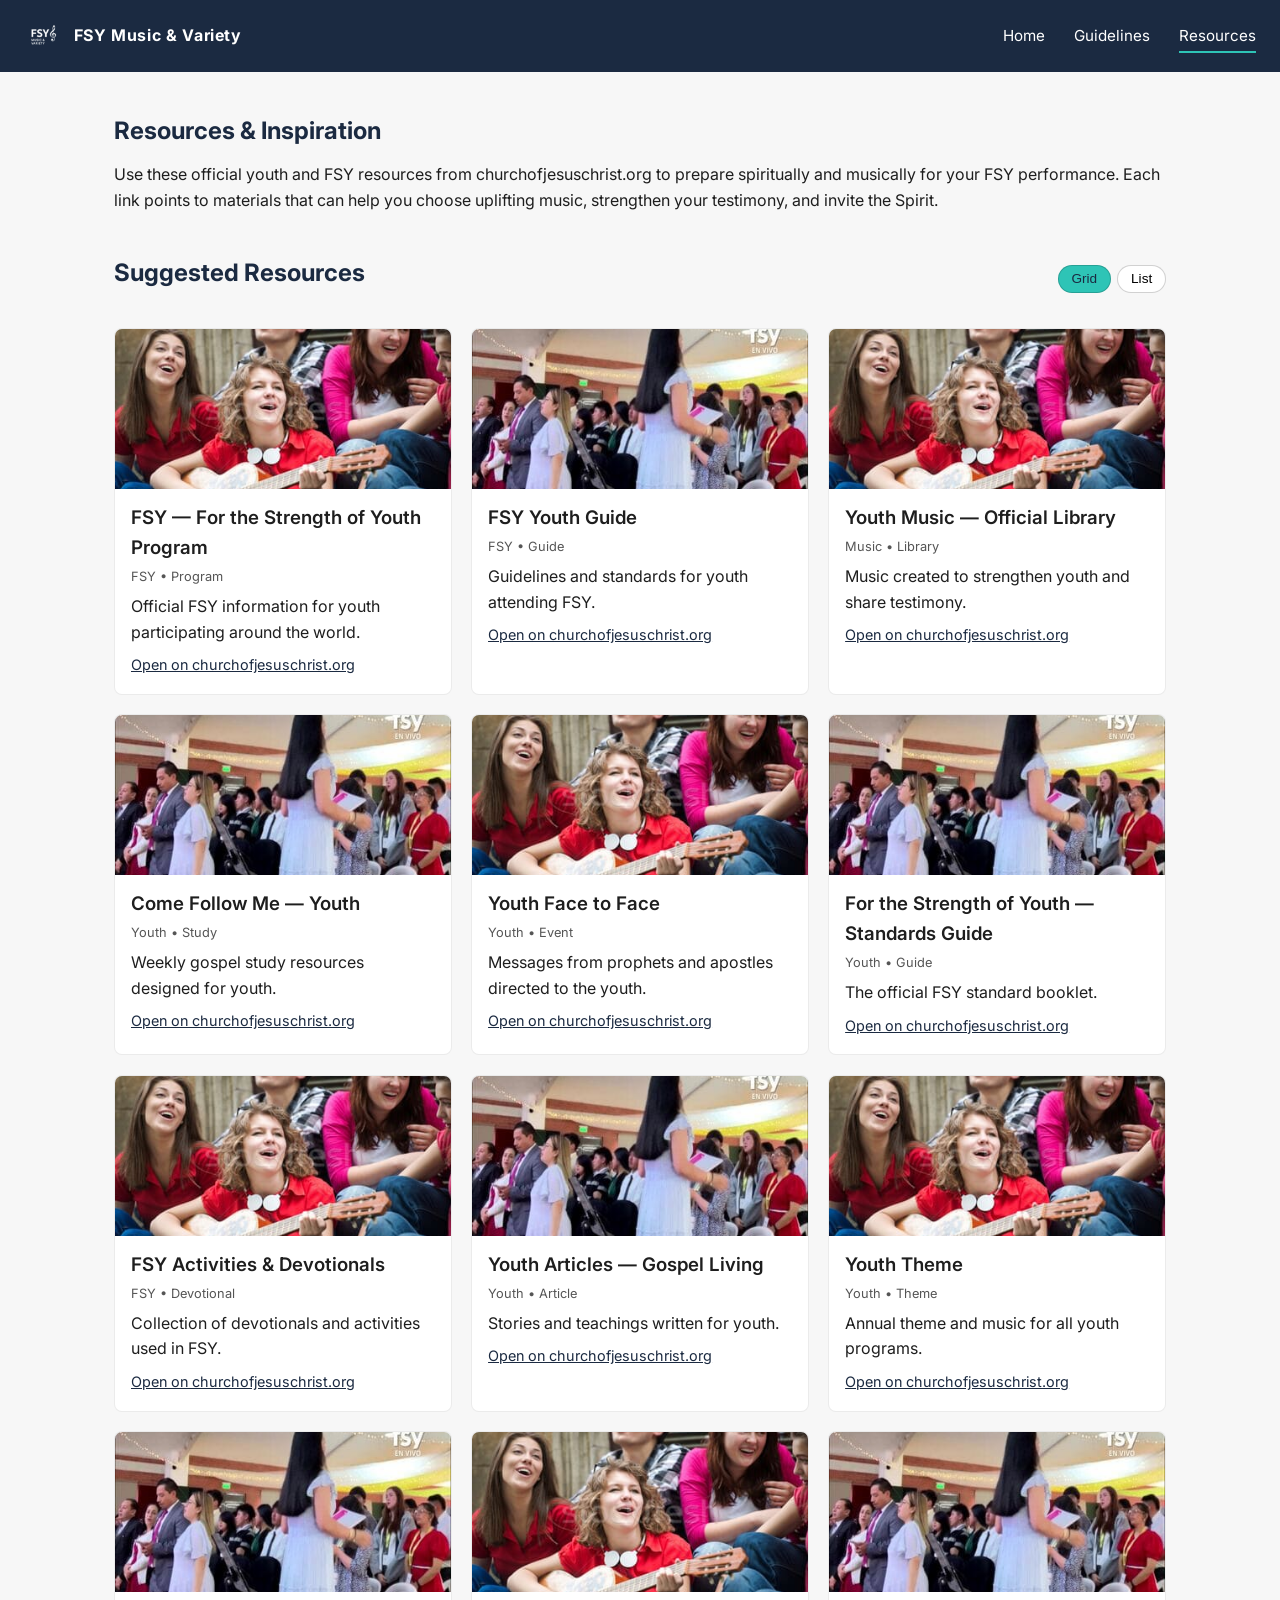
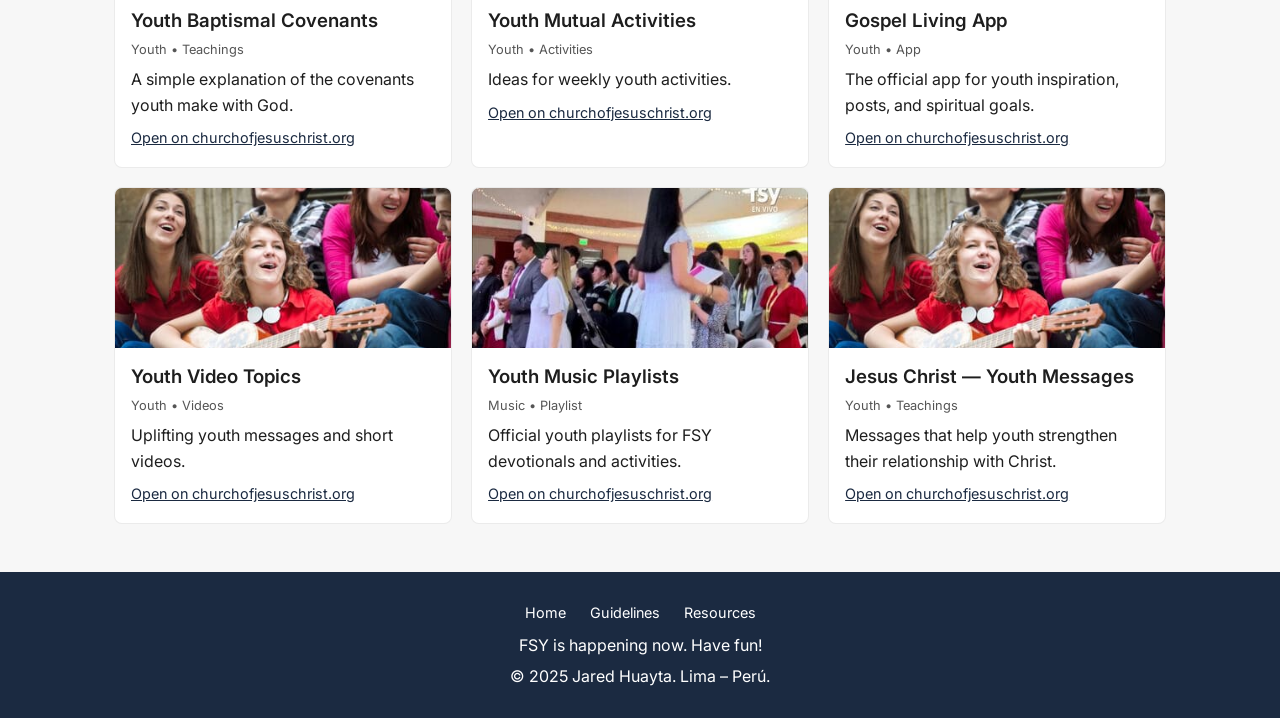
<file: fsy/resources.html>
<!DOCTYPE html>
<html lang="en">

<head>
  <meta charset="UTF-8">
  <meta name="viewport" content="width=device-width, initial-scale=1.0">
  <title>FSY Music &amp; Variety – Resources</title>

  <meta name="description"
    content="Browse official resources from churchofjesuschrist.org to prepare for the FSY Music &amp; Variety Program.">
  <meta name="author" content="Jared Huayta">

  <meta property="og:title" content="FSY Music &amp; Variety – Resources">
  <meta property="og:description"
    content="Find uplifting youth and FSY resources to help you prepare your FSY Music &amp; Variety performance.">
  <meta property="og:image" content="https://itsmejared.github.io/wdd231/fsy/images/og-image.jpg">
  <meta property="og:url" content="https://itsmejared.github.io/wdd231/fsy/resources.html">

  <link rel="preconnect" href="https://fonts.googleapis.com">
  <link rel="preconnect" href="https://fonts.gstatic.com" crossorigin>
  <link href="https://fonts.googleapis.com/css2?family=Inter:wght@300;400;600;700&display=swap" rel="stylesheet">

  <link rel="icon" href="favicon.ico" />
  <link rel="icon" type="image/png" href="images/fsy-logo.png" />

  <link rel="stylesheet" href="styles/fsy.css" />
  <link rel="stylesheet" href="styles/fsy-small.css" media="(max-width: 720px)" />
  <script type="module" src="scripts/resources.js"></script>
</head>

<body>
  <header class="site-header">
    <div class="brand">
      <img src="images/fsy-logo.png" alt="FSY Music &amp; Variety logo" class="logo-img" />
      <span class="brand-text">FSY Music &amp; Variety</span>
    </div>

    <button class="menu-toggle" id="menu-toggle" aria-label="Open navigation">
      ☰
    </button>

    <nav class="site-nav">
      <a href="index.html">Home</a>
      <a href="guidelines.html">Guidelines</a>
      <a href="resources.html" class="active">Resources</a>
    </nav>
  </header>

  <div class="nav-overlay" id="nav-overlay" aria-hidden="true">
    <div class="nav-overlay-content">
      <button class="overlay-close" id="overlay-close" aria-label="Close navigation">×</button>
      <nav>
        <a href="index.html">Home</a>
        <a href="guidelines.html">Guidelines</a>
        <a href="resources.html">Resources</a>
      </nav>
    </div>
  </div>

  <main>
    <section class="section">
      <h1>Resources &amp; Inspiration</h1>
      <p>
        Use these official youth and FSY resources from churchofjesuschrist.org to prepare spiritually and musically
        for your FSY performance. Each link points to materials that can help you choose uplifting music,
        strengthen your testimony, and invite the Spirit.
      </p>
    </section>

    <section class="section">
      <div class="resources-header">
        <h2>Suggested Resources</h2>
        <div class="view-toggle">
          <button id="grid-view" class="toggle-button active" type="button">Grid</button>
          <button id="list-view" class="toggle-button" type="button">List</button>
        </div>
      </div>

      <div id="resources-container" class="resources-grid" aria-live="polite">
        <!-- Cards rendered by JS -->
      </div>
    </section>
  </main>

  <!-- Modal for resource details -->
  <div class="modal-overlay" id="resource-modal" aria-hidden="true">
    <div class="modal-dialog" role="dialog" aria-modal="true" aria-label="Resource details">
      <button class="modal-close" id="modal-close" aria-label="Close dialog">×</button>
      <div class="modal-body" id="resource-modal-body">
        <!-- Filled by JS -->
      </div>
    </div>
  </div>

  <footer class="site-footer">
    <nav class="footer-nav">
      <a href="index.html">Home</a>
      <a href="guidelines.html">Guidelines</a>
      <a href="resources.html">Resources</a>
    </nav>

    <p id="fsy-countdown">FSY starts in …</p>

    <p>© 2025 Jared Huayta. Lima – Perú.</p>

  </footer>

</body>

</html>
</file>
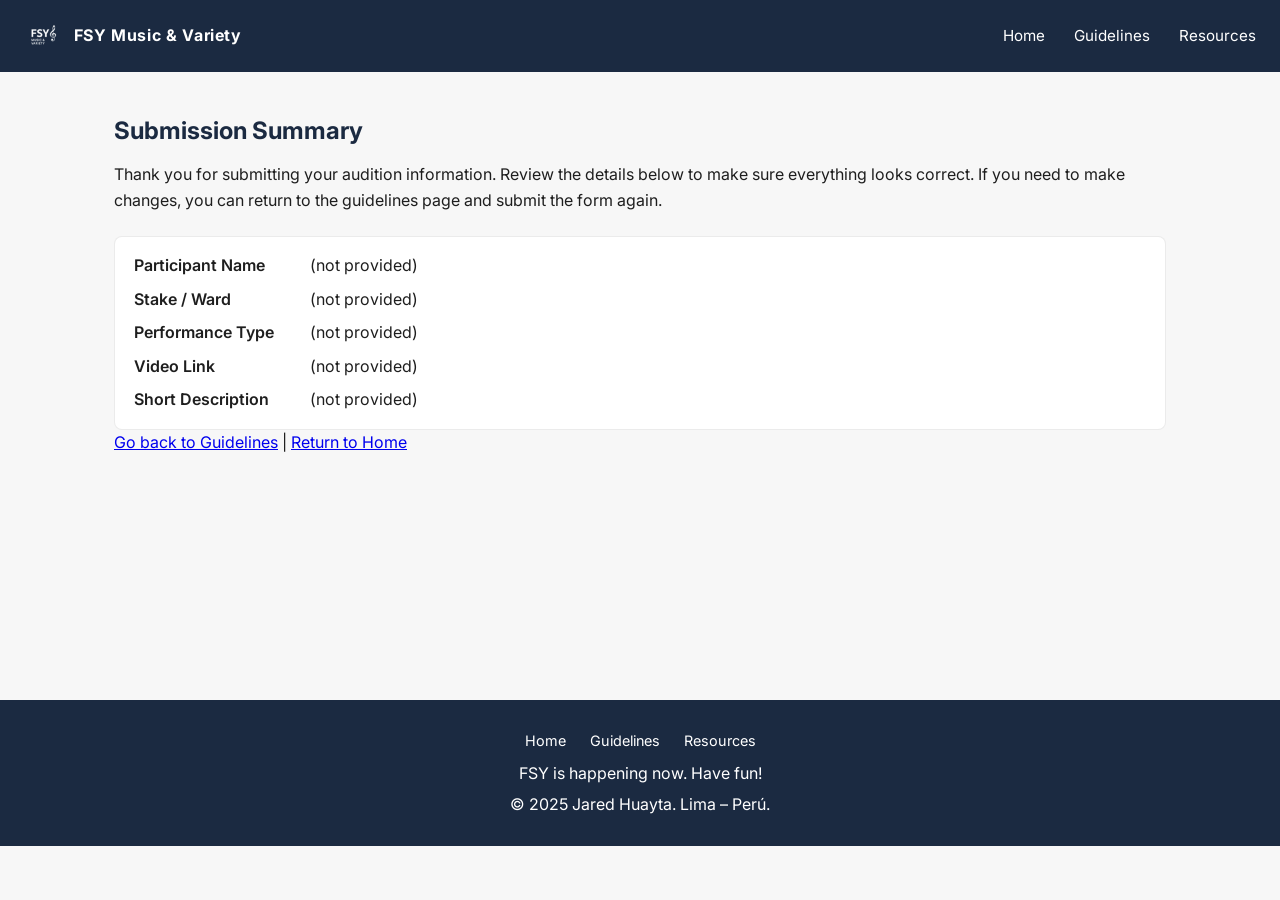
<file: fsy/submission.html>
<!DOCTYPE html>
<html lang="en">
<head>
  <meta charset="UTF-8">
  <meta name="viewport" content="width=device-width, initial-scale=1.0">
  <title>FSY Music &amp; Variety – Submission Summary</title>

  <meta name="description" content="View the summary of your FSY Music &amp; Variety audition submission.">
  <meta name="author" content="Jared Huayta">

  <link rel="preconnect" href="https://fonts.googleapis.com">
  <link rel="preconnect" href="https://fonts.gstatic.com" crossorigin>
  <link href="https://fonts.googleapis.com/css2?family=Inter:wght@300;400;600;700&display=swap" rel="stylesheet">

  <link rel="icon" href="favicon.ico" />
  <link rel="icon" type="image/png" href="images/fsy-logo.png" />

  <link rel="stylesheet" href="styles/fsy.css" />
  <link rel="stylesheet" href="styles/fsy-small.css" media="(max-width: 720px)" />
  <script type="module" src="scripts/submission.js"></script>
</head>
<body>
  <header class="site-header">
    <div class="brand">
      <img src="images/fsy-logo.png" alt="FSY Music &amp; Variety logo" class="logo-img" />
      <span class="brand-text">FSY Music &amp; Variety</span>
    </div>

    <button class="menu-toggle" id="menu-toggle" aria-label="Open navigation">
      ☰
    </button>

    <nav class="site-nav">
      <a href="index.html">Home</a>
      <a href="guidelines.html">Guidelines</a>
      <a href="resources.html">Resources</a>
    </nav>
  </header>

  <div class="nav-overlay" id="nav-overlay" aria-hidden="true">
    <div class="nav-overlay-content">
      <button class="overlay-close" id="overlay-close" aria-label="Close navigation">×</button>
      <nav>
        <a href="index.html">Home</a>
        <a href="guidelines.html">Guidelines</a>
        <a href="resources.html">Resources</a>
      </nav>
    </div>
  </div>

  <main>
    <section class="section">
      <h1>Submission Summary</h1>
      <p>
        Thank you for submitting your audition information. Review the details below to make sure
        everything looks correct. If you need to make changes, you can return to the guidelines page
        and submit the form again.
      </p>

      <div id="submission-summary" class="submission-summary">
        <!-- Filled by JS -->
      </div>

      <p class="submission-links">
        <a href="guidelines.html">Go back to Guidelines</a> |
        <a href="index.html">Return to Home</a>
      </p>
    </section>
  </main>

  <footer class="site-footer">
    <nav class="footer-nav">
      <a href="index.html">Home</a>
      <a href="guidelines.html">Guidelines</a>
      <a href="resources.html">Resources</a>
    </nav>

    <p id="fsy-countdown">FSY starts in …</p>

    <p>© 2025 Jared Huayta. Lima – Perú.</p>

  </footer>

</body>
</html>
</file>
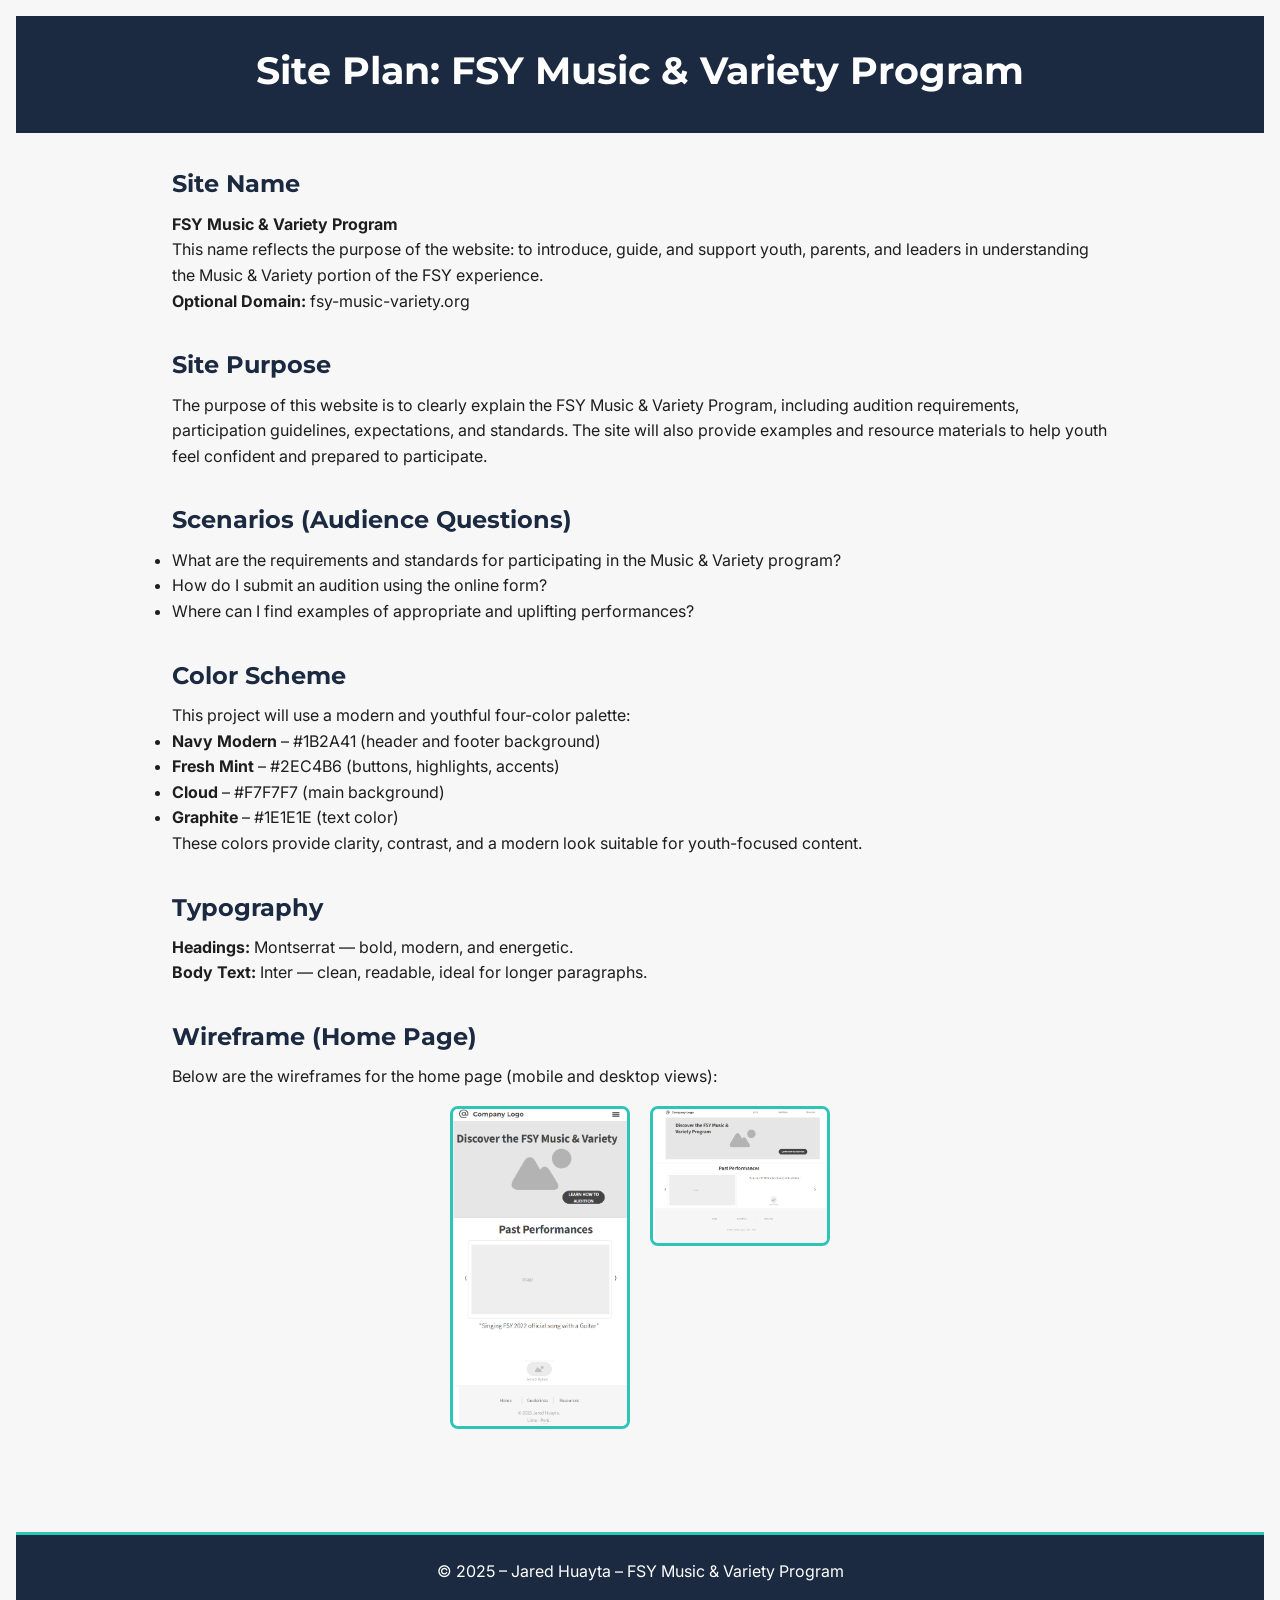
<file: project/siteplan.html>
<!DOCTYPE html>
<html lang="en">

<head>
    <meta charset="UTF-8">
    <meta name="viewport" content="width=device-width, initial-scale=1.0">
    <title>Site Plan – FSY Music & Variety Program</title>
    <meta name="description" content="Site plan for the FSY Music & Variety Program website project.">
    <meta name="author" content="Jared Huayta">

    <link rel="preconnect" href="https://fonts.googleapis.com">
    <link rel="preconnect" href="https://fonts.gstatic.com" crossorigin>
    <link
        href="https://fonts.googleapis.com/css2?family=Montserrat:wght@300;500;700&family=Inter:wght@300;400;600&display=swap"
        rel="stylesheet">

    <link rel="stylesheet" href="styles/siteplan.css">
</head>

<body>
    <header>
        <h1>Site Plan: FSY Music & Variety Program</h1>
    </header>

    <main>

        <section>
            <h2>Site Name</h2>
            <p><strong>FSY Music & Variety Program</strong></p>
            <p>
                This name reflects the purpose of the website: to introduce, guide, and support youth, parents, and
                leaders
                in understanding the Music & Variety portion of the FSY experience.
            </p>
            <p><strong>Optional Domain:</strong> fsy-music-variety.org</p>
        </section>

        <section>
            <h2>Site Purpose</h2>
            <p>
                The purpose of this website is to clearly explain the FSY Music & Variety Program, including audition
                requirements, participation guidelines, expectations, and standards. The site will also provide examples
                and resource materials to help youth feel confident and prepared to participate.
            </p>
        </section>

        <section>
            <h2>Scenarios (Audience Questions)</h2>
            <ul>
                <li>What are the requirements and standards for participating in the Music & Variety program?</li>
                <li>How do I submit an audition using the online form?</li>
                <li>Where can I find examples of appropriate and uplifting performances?</li>
            </ul>
        </section>

        <!-- UPDATED COLOR SCHEME -->
        <section>
            <h2>Color Scheme</h2>
            <p>This project will use a modern and youthful four-color palette:</p>
            <ul>
                <li><strong>Navy Modern</strong> – #1B2A41 (header and footer background)</li>
                <li><strong>Fresh Mint</strong> – #2EC4B6 (buttons, highlights, accents)</li>
                <li><strong>Cloud</strong> – #F7F7F7 (main background)</li>
                <li><strong>Graphite</strong> – #1E1E1E (text color)</li>
            </ul>
            <p>
                These colors provide clarity, contrast, and a modern look suitable for youth-focused content.
            </p>
        </section>

        <section>
            <h2>Typography</h2>
            <p><strong>Headings:</strong> Montserrat — bold, modern, and energetic.</p>
            <p><strong>Body Text:</strong> Inter — clean, readable, ideal for longer paragraphs.</p>
        </section>

        <section>
            <h2>Wireframe (Home Page)</h2>
            <p>Below are the wireframes for the home page (mobile and desktop views):</p>

            <div class="gallery">
                <a href="#mobileModal"><img src="images/wireframe-mobile.png" alt="Mobile Wireframe"
                        class="thumbnail"></a>
                <a href="#desktopModal"><img src="images/wireframe-desktop.png" alt="Desktop Wireframe"
                        class="thumbnail"></a>
            </div>

            <div id="mobileModal" class="modal">
                <a href="#" class="close-area"></a>
                <a href="#" class="close">&times;</a>
                <img src="images/wireframe-mobile.png" alt="Mobile Wireframe Full">
            </div>

            <div id="desktopModal" class="modal">
                <a href="#" class="close-area"></a>
                <a href="#" class="close">&times;</a>
                <img src="images/wireframe-desktop.png" alt="Desktop Wireframe Full">
            </div>
        </section>

    </main>

    <footer>
        <p>&copy; 2025 – Jared Huayta – FSY Music & Variety Program</p>
    </footer>

</body>

</html>
</file>
<file: styles/chamber-small.css>
/* ===== ROOT VARIABLES ===== */
:root {
  --primary-color: #004aad;
  --secondary-color: #f5f5f5;
  --accent-color: #ffcc00;
  --text-color: #333;
  --font-main: "Open Sans", sans-serif;
  --radius: 6px;
  --spacing: 1rem;
}

/* ===== GLOBAL RESET ===== */
* {
  box-sizing: border-box;
  margin: 0;
  padding: 0;
}

body {
  font-family: var(--font-main);
  color: var(--text-color);
  background-color: var(--secondary-color);
  line-height: 1.6;
}

/* ===== HEADER ===== */
header {
  display: flex;
  justify-content: space-between;
  align-items: center;
  background-color: var(--primary-color);
  color: #fff;
  padding: var(--spacing);
  position: relative;
}

.logo-container {
  display: flex;
  align-items: center;
  gap: 0.5rem;
}

.logo {
  width: 40px;
}

.site-name {
  font-weight: 600;
  font-size: 1.1rem;
}

/* ===== MENU BUTTON ===== */
#menu-button {
  background: none;
  border: none;
  color: #fff;
  font-size: 2rem;
  cursor: pointer;
  transition: transform 0.2s ease;
}

#menu-button:hover {
  transform: scale(1.1);
}

/* ===== NAVIGATION (Hidden by default) ===== */
nav {
  position: absolute;
  top: 100%;
  left: 0;
  width: 100%;
  background-color: var(--primary-color);
  display: none;
  opacity: 0;
  transform: translateY(-10px);
  transition: all 0.3s ease;
}

nav.open {
  display: block;
  opacity: 1;
  transform: translateY(0);
}

nav ul {
  list-style: none;
  margin: 0;
  padding: 0;
}

nav li {
  border-top: 1px solid rgba(255, 255, 255, 0.25);
}

nav a {
  display: block;
  padding: 1rem;
  color: #fff;
  text-decoration: none;
  font-weight: 600;
}

nav a:hover,
nav a.active {
  background-color: var(--accent-color);
  color: #000;
}

/* ===== MAIN ===== */
main {
  padding: var(--spacing);
}

h1 {
  color: var(--primary-color);
  font-size: 1.5rem;
  text-align: center;
  margin-bottom: 1rem;
}

section {
  background: #fff;
  border-radius: var(--radius);
  padding: var(--spacing);
  margin-bottom: var(--spacing);
  box-shadow: 0 2px 6px rgba(0, 0, 0, 0.1);
}

section h2 {
  background: var(--primary-color);
  color: #fff;
  padding: 0.5rem;
  border-radius: var(--radius) var(--radius) 0 0;
  font-size: 1.1rem;
  margin: -1rem -1rem 1rem -1rem;
}

.student-photo {
  display: block;
  margin: 0.5rem auto;
  max-width: 100%;
  border-radius: var(--radius);
}

/* ===== COURSES ===== */
.courses {
  text-align: center;
}

.filters {
  display: flex;
  justify-content: center;
  gap: 0.5rem;
  flex-wrap: wrap;
  margin: 1rem 0;
}

.filters button {
  background-color: var(--primary-color);
  color: #fff;
  border: none;
  padding: 0.5rem 1.2rem;
  border-radius: var(--radius);
  font-weight: 600;
  cursor: pointer;
  transition: background 0.2s ease;
}

.filters button:hover {
  background-color: var(--accent-color);
  color: #000;
}

.course-cards {
  display: flex;
  flex-direction: column; /* vertical in mobile */
  align-items: center;
  gap: 0.5rem;
}

.course-card {
  background: #eaeaea;
  padding: 0.8rem;
  border-radius: var(--radius);
  width: 80%;
  max-width: 200px;
  text-align: center;
  font-weight: 600;
}

.course-card.completed {
  background-color: #d2ffd2;
  border: 2px solid #32a852;
}

.credits {
  margin-top: 0.8rem;
  font-weight: 500;
  font-size: 0.95rem;
}

/* ===== FOOTER ===== */
footer {
  background-color: var(--primary-color);
  color: #fff;
  text-align: center;
  padding: var(--spacing);
}

footer .social {
  margin-bottom: 0.5rem;
}

footer img {
  width: 24px;
  height: 24px;
  margin: 0 0.4rem;
  filter: invert(1);
  transition: transform 0.2s ease;
}

footer img:hover {
  transform: scale(1.2);
}

footer p {
  margin: 0.3rem 0;
  font-size: 0.9rem;
}
</file>
<file: styles/chamber.css>
@media screen and (min-width: 640px) {
  /* ===== RESET / FIXES ===== */
  html,
  body {
    margin: 0;
    padding: 0;
    background-color: var(--secondary-color);
  }

  header,
  nav {
    border: none;
    margin: 0;
    padding: 0;
  }

  nav {
    position: static !important;
    top: auto !important;
    left: auto !important;
  }

  nav li {
    border-top: 0 !important; /* remove mobile border */
  }

  /* ===== HEADER ===== */
  header {
    display: flex;
    justify-content: space-between;
    align-items: center;
    background-color: var(--primary-color);
    color: #fff;
    padding: 1rem 2rem;
  }

  .logo-container {
    display: flex;
    align-items: center;
    gap: 0.75rem;
    white-space: nowrap;
  }

  .logo {
    width: 45px;
  }

  .site-name {
    font-size: 1.4rem;
    font-weight: 600;
  }

  #menu-button {
    display: none;
  }

  /* ===== NAVIGATION ===== */
  nav {
    display: flex !important;
    justify-content: flex-end;
    align-items: center;
    flex: 1;
    background: transparent;
    border: none;
    opacity: 1 !important;
    transform: none !important;
  }

  nav ul {
    display: flex;
    list-style: none;
    gap: 0.5rem;
    margin: 0;
    padding: 0;
  }

  nav a {
    display: block;
    padding: 0.75rem 1.25rem;
    text-decoration: none;
    color: #fff;
    font-weight: 600;
    border-radius: var(--radius);
    background-clip: padding-box;
    transition: background 0.2s ease, color 0.2s ease;
  }

  nav a:hover,
  nav a.active {
    background-color: var(--accent-color);
    color: #000;
  }

  /* ===== MAIN ===== */
  main {
    max-width: 1100px;
    margin: 2rem auto;
    padding: 0 2rem;
  }

  h1 {
    color: var(--primary-color);
    font-size: 2rem;
    text-align: center;
    margin-bottom: 1.5rem;
  }

  /* === About Me + Student Photo === */
  .top-sections {
    display: grid;
    grid-template-columns: 2fr 1fr;
    gap: 1rem;
    margin-bottom: 2rem;
  }

  section {
    background: #fff;
    border-radius: var(--radius);
    padding: 1.5rem;
    box-shadow: 0 2px 6px rgba(0, 0, 0, 0.1);
  }

  section h2 {
    background: var(--primary-color);
    color: #fff;
    font-size: 1.1rem;
    padding: 0.5rem 1rem;
    border-radius: var(--radius) var(--radius) 0 0;
    margin: -1.5rem -1.5rem 1rem -1.5rem;
  }

  section p {
    font-size: 1rem;
    line-height: 1.6;
  }

  .student-photo {
    display: block;
    margin: 0 auto;
    max-width: 100%;
    border-radius: var(--radius);
  }

  /* ===== COURSES ===== */
  .courses {
    text-align: center;
    margin-top: 2rem;
  }

  .courses h2 {
    background: var(--primary-color);
    color: #fff;
    padding: 0.5rem;
    border-radius: var(--radius) var(--radius) 0 0;
    font-size: 1.2rem;
    margin-bottom: 1rem;
  }

  .filters {
    display: flex;
    justify-content: center;
    gap: 1rem;
    margin: 1.5rem 0;
  }

  .filters button {
    background-color: var(--primary-color);
    color: #fff;
    border: none;
    padding: 0.5rem 1.5rem;
    border-radius: var(--radius);
    font-weight: 600;
    cursor: pointer;
    transition: background 0.2s ease;
  }

  .filters button:hover {
    background-color: var(--accent-color);
    color: #000;
  }

  .course-cards {
    display: flex;
    flex-direction: row; /* horizontal in desktop */
    justify-content: center;
    align-items: stretch;
    flex-wrap: wrap;
    gap: 1rem;
  }

  .course-card {
    background-color: #eaeaea;
    padding: 1rem;
    border-radius: var(--radius);
    width: 150px;
    font-weight: 600;
  }

  .course-card.completed {
    background-color: #d2ffd2;
    border: 2px solid #32a852;
  }

  .credits {
    margin-top: 1rem;
    font-weight: 500;
    font-size: 0.95rem;
  }

  /* ===== FOOTER ===== */
  footer {
    background-color: var(--primary-color);
    color: #fff;
    text-align: center;
    padding: 1.5rem;
    margin-top: 3rem;
  }

  footer .social {
    margin-bottom: 0.5rem;
  }

  footer img {
    width: 24px;
    height: 24px;
    margin: 0 0.5rem;
    filter: invert(1);
    transition: transform 0.2s ease;
  }

  footer img:hover {
    transform: scale(1.2);
  }

  footer p {
    margin: 0.3rem 0;
  }
  
}
</file>
<file: chamber/styles/chamber.css>
/* ===== ROOT VARIABLES ===== */
:root {
  --primary-color: #004aad;
  --secondary-color: #f5f5f5;
  --accent-color: #ffcc00;
  --text-color: #333;
  --font-main: "Open Sans", sans-serif;
  --radius: 6px;
  --spacing: 1rem;
  --white-color: #ffffff;
  --black-color: #000000;
  --surface-100: #f0f0f0;
  --surface-200: #e0e0e0;
  --surface-300: #cccccc;
  --surface-400: #d9d9d9;
  --surface-500: #eef9f7;
  --surface-600: #dff3ff;
  --surface-700: #dcdcdc;
  --link-blue: #0066cc;
}

/* ===== GLOBAL RESET ===== */
* {
  box-sizing: border-box;
  margin: 0;
  padding: 0;
}

body {
  font-family: var(--font-main);
  color: var(--text-color);
  background-color: var(--secondary-color);
  line-height: 1.6;
}

/* ===== RESET / FIXES (antes dentro del media) ===== */
html,
body {
  margin: 0;
  padding: 0;
  background-color: var(--secondary-color);
}

header,
nav {
  border: none;
  margin: 0;
  padding: 0;
}

/* ===== HEADER ===== */
header {
  display: flex;
  justify-content: space-between;
  align-items: center;
  background-color: var(--primary-color);
  color: var(--white-color);
  padding: 1rem 2rem;
}

.logo-container {
  display: flex;
  align-items: center;
  gap: 0.75rem;
  white-space: nowrap;
}

.logo {
  width: 45px;
}

.site-name {
  font-size: 1.4rem;
  font-weight: 600;
}

#menu-button {
  display: none;
}

/* ===== NAVIGATION ===== */
nav {
  display: flex;
  justify-content: flex-end;
  align-items: center;
  flex: 1;
  background: transparent;
  border: none;
}

nav ul {
  display: flex;
  list-style: none;
  gap: 0.5rem;
  margin: 0;
  padding: 0;
}

nav a {
  display: block;
  padding: 0.75rem 1.25rem;
  text-decoration: none;
  color: var(--white-color);
  font-weight: 600;
  border-radius: var(--radius);
  background-clip: padding-box;
  transition: background 0.2s ease, color 0.2s ease;
}

nav a:hover,
nav a.active {
  background-color: var(--accent-color);
  color: var(--black-color);
}

/* ===== MAIN ===== */
main {
  max-width: 1100px;
  margin: 2rem auto;
  padding: 0 2rem;
}

h1 {
  color: var(--primary-color);
  font-size: 2rem;
  text-align: center;
  margin-bottom: 1.5rem;
}

/* ===== FOOTER ===== */
footer {
  background-color: var(--primary-color);
  color: var(--white-color);
  text-align: center;
  padding: 1.5rem;
  margin-top: 3rem;
}

footer .social {
  margin-bottom: 0.5rem;
}

footer img {
  width: 24px;
  height: 24px;
  margin: 0 0.5rem;
  filter: invert(1);
  transition: transform 0.2s ease;
}

footer img:hover {
  transform: scale(1.2);
}

footer p {
  margin: 0.3rem 0;
}

/* =============================== */
/* DIRECTORY PAGE – GRID / LIST VIEWS */
/* =============================== */

.view-buttons {
  text-align: center;
  margin: 1rem 0;
  display: none; /* oculto en mobile por defecto */
}

.view-buttons button {
  padding: 0.6rem 1.2rem;
  font-weight: bold;
  background: var(--primary-color);
  color: var(--white-color);
  border: none;
  border-radius: var(--radius);
  cursor: pointer;
  margin: 0 0.5rem;
}

.view-buttons button:hover {
  background: var(--accent-color);
  color: var(--black-color);
}

/* GRID VIEW */
.directory-grid {
  display: grid;
  grid-template-columns: repeat(auto-fit, minmax(260px, 1fr));
  gap: 1rem;
}

/* =====================================================
   DIRECTORY – GRID CARD IMPROVEMENTS
   ===================================================== */

.member-card {
  background: var(--white-color);
  border-radius: var(--radius);
  box-shadow: 0 2px 6px rgba(0, 0, 0, 0.1);

  /* CENTRAR CONTENIDO */
  display: flex;
  flex-direction: column;
  align-items: center;
  text-align: center;

  /* TAMAÑO UNIFORME */
  min-height: 320px;
  max-height: 420px;
  padding: 1.2rem;

  /* EVITAR QUE EL CARD CREZCA DE MÁS */
  overflow: hidden;
}

.member-card h3 {
  margin: 0.5rem 0;
  font-size: 1.15rem;
  font-weight: 600;
  color: var(--primary-color);
}

.member-card p {
  margin: 0.25rem 0;
  font-size: 0.95rem;
}

.member-card a {
  margin-top: auto; /* empuja el link abajo */
  font-weight: bold;
  color: var(--primary-color);
  text-decoration: none;
}

.member-card a:hover {
  color: var(--accent-color);
}

/* =====================================================
   IMÁGENES UNIFORMES
   ===================================================== */

.member-card img {
  width: 100%;
  max-width: 150px; /* máximo */
  min-width: 120px; /* mínimo */
  height: auto;

  aspect-ratio: 1 / 1; /* cuadrado uniforme */
  object-fit: contain; /* no recorta, mantiene la imagen */

  margin-bottom: 1rem;
}

/* =============================== */
/* LIST VIEW – estilo tabla */
/* =============================== */

.directory-list {
  display: flex;
  flex-direction: column;
  width: 100%;
}

/* Cada fila */
.list-item {
  display: grid;
  grid-template-columns: 1.2fr 2fr 1fr 1.5fr;
  padding: 1rem;
  align-items: center;
  font-size: 0.95rem;
  background: var(--white-color);
  border-bottom: 1px solid #dcdcdc;
}

/* Zebra style */
.list-item.even {
  background: var(--surface-500);
}

/* text alignment */
.list-name {
  font-weight: 600;
}

.list-website a {
  color: var(--link-blue);
  text-decoration: none;
}

/* Hover */
.list-item:hover {
  background: var(--surface-600);
}

/* Hide images in list view */
.directory-list img {
  display: none !important;
}

/* Desktop – mostrar botones */
@media screen and (min-width: 640px) {
  .view-buttons {
    display: block;
  }
}

/* HERO */
.hero {
  position: relative;
  margin-bottom: 2rem;
  padding: 0 !important;
}

.hero-img {
  width: 100%;
  border-radius: var(--radius);
  display: block;
}

.hero-text {
  position: absolute;
  bottom: 15%;
  left: 10%;
  background: rgba(255, 255, 255, 0.25);
  backdrop-filter: blur(6px);
  -webkit-backdrop-filter: blur(6px);
  padding: 1rem 1.5rem;
  border-radius: var(--radius);
  color: var(--black-color);
}

.hero-text p {
  color: var(--black-color);
  font-weight: 600;
  text-shadow: 0px 0px 3px rgba(255, 255, 255, 0.8);
}

.cta-button {
  display: inline-block;
  padding: 0.75rem 1.5rem;
  background: var(--accent-color);
  color: var(--black-color);
  font-weight: bold;
  border-radius: var(--radius);
  text-decoration: none;
  margin-top: 1rem;
}

/* ============= HOME PAGE TOP INFO GRID ============= */

.info-grid {
  display: grid;
  grid-template-columns: 1.1fr 1fr 1fr;
  gap: 1rem;
  margin: 2rem 0;
}

/* Each card is fully independent */
.info-card {
  background: var(--white-color);
  padding: 1rem 1.2rem;
  border-radius: var(--radius);
  box-shadow: 0 2px 6px rgba(0, 0, 0, 0.1);
}

.info-card h3 {
  background: var(--primary-color);
  color: var(--white-color);
  padding: 0.6rem 1rem;
  margin: -1rem -1.2rem 1rem -1.2rem;
  border-radius: var(--radius) var(--radius) 0 0;
}

/* Events list */
.events ul {
  padding-left: 1rem;
  margin-top: 0.5rem;
  line-height: 1.6;
}

.weather-card .weather-flex {
  display: flex;
  align-items: flex-start;
  gap: 1rem;
}

.weather-card .weather-icon {
  width: 70px;
  height: auto;
}

.weather-card p {
  margin: 0.2rem 0;
}

/* WEATHER FORECAST */
.forecast-card #forecast-list p {
  margin: 0.7rem 0;
  font-size: 1rem;
}

.forecast-card strong {
  font-size: 1.1rem;
}

/* ============= SPOTLIGHT ROW ============= */
/* Spotlight card */
.spotlight-card {
  background: var(--surface-100);
  border-radius: var(--radius);
  overflow: hidden;
  padding: 0;
}

/* Header */
.spotlight-header {
  background: var(--surface-200);
  padding: 0.8rem;
}

/* Divider line */
.spotlight-divider {
  width: 100%;
  height: 1px;
  background: var(--surface-300);
}

/* CONTENT LAYOUT: image left + info right */
.spotlight-content {
  display: flex;
  align-items: flex-start;
  gap: 1rem;
  padding: 1rem;
}

/* Image box */
.spotlight-img {
  width: 90px;
  height: 90px;
  object-fit: contain;
  background: var(--surface-400);
  border-radius: var(--radius);
}

/* Info box */
.spotlight-info {
  flex: 1;
}

.spotlight-info p {
  margin: 0.3rem 0;
  font-size: 0.95rem;
}

.spotlight-info strong {
  font-weight: bold;
}

/* =========================================================
   JOIN PAGE — DESKTOP
   ========================================================= */
.join-container {
  display: grid;
  grid-template-columns: 2fr 1.2fr;
  gap: 2rem;
}

/* Cajas principales */
.join-form-section,
.membership-levels {
  background: var(--white-color);
  border-radius: var(--radius);
  padding: 1.5rem;
  box-shadow: 0 2px 6px rgba(0, 0, 0, 0.1);
}

/* Encabezados de cajas */
.join-form-section h2,
.membership-levels h2 {
  background: var(--primary-color);
  color: var(--white-color);
  padding: 0.7rem 1rem;
  margin: -1.5rem -1.5rem 1rem -1.5rem;
  border-radius: var(--radius);
  font-size: 1.1rem;
}

/* Formulario */
.join-form {
  display: flex;
  flex-direction: column;
  gap: 1rem;
}

.join-form fieldset {
  border: 1px solid #ccc;
  border-radius: var(--radius);
  padding: 1rem;
}

.join-form legend {
  padding: 0 0.5rem;
  color: var(--primary-color);
  font-weight: bold;
}

.join-form label {
  display: flex;
  flex-direction: column;
  gap: 0.3rem;
}

.join-form input,
.join-form select,
.join-form textarea {
  padding: 0.6rem 0.75rem;
  border: 1px solid #ccc;
  border-radius: var(--radius);
  font-size: 1rem;
}

.submit-button {
  margin-top: 0.5rem;
  background: var(--primary-color);
  color: white;
  border: none;
  border-radius: var(--radius);
  padding: 0.75rem 1.25rem;
  font-weight: 600;
  cursor: pointer;
}

.submit-button:hover {
  background: var(--accent-color);
  color: black;
}

/* =========================================================
   MEMBERSHIP CARDS
   ========================================================= */
.membership-card-grid {
  display: grid;
  grid-template-columns: 1fr;
  gap: 1rem;
}

.membership-card {
  opacity: 0; /* start invisible */
  transform: translateY(15px); /* start slightly lowered */
  animation: cardFadeUp 0.8s ease-out forwards;
  background: #f8f8f8;
  border-radius: var(--radius);
  padding: 1rem 1.2rem;
  box-shadow: 0 1px 4px rgba(0, 0, 0, 0.1);
}

/* Staggered animation timing */
.membership-card:nth-child(1) {
  animation-delay: 0.1s;
}
.membership-card:nth-child(2) {
  animation-delay: 0.25s;
}
.membership-card:nth-child(3) {
  animation-delay: 0.4s;
}
.membership-card:nth-child(4) {
  animation-delay: 0.55s;
}

/* Keyframes create the effect */
@keyframes cardFadeUp {
  0% {
    opacity: 0;
    transform: translateY(15px);
  }
  100% {
    opacity: 1;
    transform: translateY(0);
  }
}

.membership-card h3 {
  color: var(--primary-color);
  margin-bottom: 0.4rem;
}

.membership-card .price {
  font-weight: 600;
}

.benefits-link {
  display: inline-block;
  margin-top: 0.5rem;
  padding: 0.45rem 0.9rem;
  color: var(--primary-color);
  border: 1px solid var(--primary-color);
  border-radius: var(--radius);
  font-weight: 600;
  text-decoration: none;
}

.benefits-link:hover {
  background: var(--accent-color);
  color: black;
}

/* =========================================================
   DIALOG MODALS
   ========================================================= */
dialog.membership-modal {
  position: fixed;
  top: 50%;
  left: 50%;
  transform: translate(-50%, -50%); /* centers it */
  margin: 0; /* prevent browser auto-centering offset */
  padding: 0;
  border: none;
  border-radius: var(--radius);
  max-width: 420px;
  width: 90%; /* responsive */
  background: white;
}

dialog::backdrop {
  background: rgba(0, 0, 0, 0.45);
}

.modal-content {
  padding: 1.5rem;
}

.modal-close {
  margin-top: 1rem;
  background: var(--primary-color);
  color: white;
  padding: 0.6rem 1.2rem;
  border: none;
  border-radius: var(--radius);
  font-weight: 600;
  cursor: pointer;
}

/* =========================================================
   THANKYOU PAGE — DESKTOP
   ========================================================= */
.thankyou-section {
  background: var(--white-color);
  padding: 1.5rem;
  border-radius: var(--radius);
  box-shadow: 0 2px 6px rgba(0, 0, 0, 0.1);
}

.thankyou-section h2 {
  background: var(--primary-color);
  color: white;
  padding: 0.75rem 1rem;
  margin: -1.5rem -1.5rem 1rem -1.5rem;
  border-radius: var(--radius);
}

.thankyou-details {
  display: grid;
  gap: 0.7rem;
}

.detail-row {
  display: grid;
  grid-template-columns: 0.6fr 1.4fr;
  gap: 0.3rem;
}

.detail-row .label {
  font-weight: bold;
}
/* ============================================
   DISCOVER PAGE — DESKTOP (LARGE SCREENS)
   ============================================ */

/* GRID de 4 columnas */
.discover-grid {
  display: grid;
  grid-template-columns: repeat(4, 1fr);
  gap: 1.5rem;
  grid-template-areas:
    "place1 place2 place3 place4"
    "place5 place6 place7 place8";
}

/* CARD desktop */
.discover-card {
  background: var(--white-color);
  border-radius: var(--radius);
  padding: 1rem;
  box-shadow: 0 2px 6px rgba(0, 0, 0, 0.12);
  transition: transform 0.25s ease, box-shadow 0.25s ease;
}

.discover-card h2 {
  font-size: 1.1rem;
  font-weight: 900;
  text-align: center;
  margin: 0 0 0.5rem 0;
  min-height: 2.5rem;
  display: flex;
  align-items: center;
  justify-content: center;
}

.discover-card img {
  width: 100%;
  height: 230px;
  object-fit: cover;
  transition: transform 0.25s ease, filter 0.25s ease;
}

.discover-card:hover img {
  transform: scale(1.07);
  filter: brightness(1.12);
}

.discover-card address {
  font-weight: bolder;
  text-align: center;
  margin: 0.25rem 0 0.5rem 0;
  min-height: 2.2rem; /* aprox. 2 líneas */
  line-height: 1.1rem;
  overflow: hidden;
}

.discover-card p {
  text-align: justify;
  hyphens: auto;
  min-height: 3.3rem;
  line-height: 1.1rem;
  overflow: hidden;
}

.discover-card button {
  width: 100%;
  text-align: center;
  padding: 0.7rem;
  font-size: 1rem;
  font-weight: 600;
  border: none;
  border-radius: var(--radius);
  background-color: var(--primary-color);
  color: var(--white-color);
  cursor: pointer;
  margin-top: 0.8rem;
}

.discover-card button:hover {
  background-color: var(--accent-color);
  color: var(--black-color);
}

/* ÁREAS DEL GRID */
.place-1 {
  grid-area: place1;
}
.place-2 {
  grid-area: place2;
}
.place-3 {
  grid-area: place3;
}
.place-4 {
  grid-area: place4;
}
.place-5 {
  grid-area: place5;
}
.place-6 {
  grid-area: place6;
}
.place-7 {
  grid-area: place7;
}
.place-8 {
  grid-area: place8;
}

/* VISITOR MESSAGE */
.visit-message {
  width: 100%; /* full width of the grid area */
  padding: 1rem 3rem 1rem 1rem;
  background: var(--accent-color);
  color: var(--black-color);
  font-weight: 600;
  border-radius: var(--radius);
  box-shadow: 0 2px 6px rgba(0, 0, 0, 0.15);

  /* layout */
  position: relative;
  display: flex;
  justify-content: center; /* centers the text */
  align-items: center;
  margin: 1.5rem 0; /* spacing from title & grid */
  text-align: center;
}

/* Close button */
#closeVisitMsg {
  position: absolute;
  right: 12px;
  top: 8px;
  background: transparent;
  border: none;
  font-size: 1.2rem;
  cursor: pointer;
  color: var(--black-color);
}

#closeVisitMsg:hover {
  transform: scale(1.15);
}
</file>
<file: chamber/styles/chamber-small.css>
/* Mobile overrides for small screens */
@media screen and (max-width: 640px) {
  /* ===== HEADER ===== */
  header {
    display: flex;
    justify-content: space-between;
    align-items: center;
    background-color: var(--primary-color);
    color: var(--white-color);
    padding: var(--spacing);
    position: relative;
  }

  .logo-container {
    display: flex;
    align-items: center;
    gap: 0.5rem;
  }

  .logo {
    width: 40px;
  }

  .site-name {
    font-weight: 600;
    font-size: 1.1rem;
  }

  /* ===== MENU BUTTON ===== */
  #menu-button {
    background: none;
    border: none;
    color: var(--white-color);
    font-size: 2rem;
    cursor: pointer;
    transition: transform 0.2s ease;
    display: block;
  }

  #menu-button:hover {
    transform: scale(1.1);
  }

  /* ===== NAVIGATION (Hidden by default) ===== */
  nav {
    position: absolute;
    top: 100%;
    left: 0;
    width: 100%;
    background-color: var(--primary-color);
    display: none;
    opacity: 0;
    transform: translateY(-10px);
    transition: all 0.3s ease;
    z-index: 9999;
  }

  nav.open {
    display: block;
    opacity: 1;
    transform: translateY(0);
  }

  nav ul {
    list-style: none;
    margin: 0;
    padding: 0;
    display: block; /* ← ADD THIS */
  }

  nav li {
    border-top: 1px solid rgba(255, 255, 255, 0.25);
    display: block; /* ← ADD THIS */
  }

  nav a {
    display: block;
    padding: 1rem;
    color: var(--white-color);
    text-decoration: none;
    font-weight: 600;
  }

  nav a:hover,
  nav a.active {
    background-color: var(--accent-color);
    color: var(--black-color);
  }

  /* ===== MAIN ===== */
  main {
    padding: var(--spacing);
  }

  h1 {
    color: var(--primary-color);
    font-size: 1.5rem;
    text-align: center;
    margin-bottom: 1rem;
  }

  section {
    background: var(--white-color);
    border-radius: var(--radius);
    padding: var(--spacing);
    margin-bottom: var(--spacing);
    box-shadow: 0 2px 6px rgba(0, 0, 0, 0.1);
  }

  section h2 {
    background: var(--primary-color);
    color: var(--white-color);
    padding: 0.5rem;
    border-radius: var(--radius) var(--radius) 0 0;
    font-size: 1.1rem;
    margin: -1rem -1rem 1rem -1rem;
  }

  .hero-text h2,
  .hero-text p {
    display: none;
  }

  /* CTA superpuesto sobre la imagen */
  .hero-text {
    position: absolute;
    bottom: 10px;
    left: 50%;
    transform: translateX(-50%);
    padding: 0;
    background: none;
  }

  /* ajustar CTA para mobile */
  .cta-button {
    font-size: 0.9rem;
    padding: 0.6rem 1.2rem;
    border-radius: var(--radius);
  }

  /* Home top grid becomes stacked */
  .info-grid {
    grid-template-columns: 1fr;
  }

  .info-card h3 {
    font-size: 1.1rem;
  }

  /* =========================================================
   JOIN — MOBILE
   ========================================================= */
  .join-container {
    display: block;
  }

  .join-form-section,
  .membership-levels {
    margin-bottom: var(--spacing);
  }

  .membership-card-grid {
    grid-template-columns: 1fr;
  }

  /* =========================================================
   THANKYOU — MOBILE
   ========================================================= */
  .thankyou-details {
    grid-template-columns: 1fr;
  }

  .detail-row {
    grid-template-columns: 1fr;
  }

  /* ===== FOOTER ===== */
  footer {
    background-color: var(--primary-color);
    color: var(--white-color);
    text-align: center;
    padding: var(--spacing);
  }

  footer .social {
    margin-bottom: 0.5rem;
  }

  footer img {
    width: 24px;
    height: 24px;
    margin: 0 0.4rem;
    filter: invert(1);
    transition: transform 0.2s ease;
  }

  footer img:hover {
    transform: scale(1.2);
  }

  footer p {
    margin: 0.3rem 0;
    font-size: 0.9rem;
  }

  /* ============================================
   DISCOVER PAGE — MOBILE (SMALL SCREENS)
   ============================================ */

  .discover-grid {
    display: grid;
    grid-template-columns: 1fr;
    gap: 1rem;
    grid-template-areas:
      "place1"
      "place2"
      "place3"
      "place4"
      "place5"
      "place6"
      "place7"
      "place8";
  }

  .discover-card {
    background: white;
    padding: 1rem;
    border-radius: var(--radius);
    box-shadow: 0 2px 6px rgba(0, 0, 0, 0.1);
  }

  .discover-card img {
    width: 100%;
    height: 200px;
    object-fit: cover;
  }

  .discover-card:hover img,
  .discover-card img:hover {
    transform: none !important;
    filter: none !important;
  }
}
</file>
<file: fsy/styles/fsy.css>
/* FSY Music & Variety - Desktop Styles */

:root {
  --navy: #1b2a41;
  --mint: #2ec4b6;
  --background: #f7f7f7;
  --text: #1e1e1e;
  --white: #ffffff;
}

/* Reset */
* {
  margin: 0;
  padding: 0;
  box-sizing: border-box;
}

/* Base */
body {
  font-family: "Inter", sans-serif;
  background-color: var(--background);
  color: var(--text);
  line-height: 1.6;
}

#performance-video {
  border: none;
}

img {
  max-width: 100%;
  height: auto;
  display: block;
}

main {
  min-height: 60vh;
}

.section {
  max-width: 1100px;
  margin: 2.5rem auto;
  padding: 0 1.5rem;
}

/* Header */
.site-header {
  display: flex;
  align-items: center;
  justify-content: space-between;
  padding: 1rem 1.5rem;
  background-color: var(--navy);
  color: var(--white);
}

.brand {
  display: flex;
  align-items: center;
  gap: 0.6rem;
}

.logo-img {
  width: 40px;
  height: 40px;
}

.brand-text {
  font-weight: 700;
  letter-spacing: 0.04em;
}

.site-nav {
  display: flex;
  gap: 1.8rem;
}

.site-nav a {
  color: var(--white);
  text-decoration: none;
  font-size: 0.95rem;
  position: relative;
}

.site-nav a.active::after {
  content: "";
  position: absolute;
  left: 0;
  bottom: -0.3rem;
  width: 100%;
  height: 2px;
  background-color: var(--mint);
}

/* Mobile toggle hidden on desktop */
.menu-toggle {
  display: none;
}

/* Overlay nav hidden by default on desktop */
.nav-overlay {
  display: none;
}

/* HERO */
.hero {
  position: relative;
  width: 100%;
  height: 450px;
  overflow: hidden;
  display: flex;
  justify-content: center; /* centers the text block */
  align-items: center;
  text-align: center; /* center all text inside */
  background-color: #1b2a41;
}

.hero-img {
  width: 100%;
  height: 100%;
  object-fit: cover;
  filter: brightness(60%);
}

.hero::before {
  content: "";
  position: absolute;
  inset: 0;
  background: rgba(0, 0, 0, 0.5); /* darkens background BEFORE image loads */
  z-index: 0;
}

.hero-text-panel {
  position: absolute;
  bottom: 2rem;
  left: 50%;
  transform: translateX(-50%);

  width: 90%;
  max-width: 900px;

  background: rgba(0, 0, 0, 0.55);
  padding: 2rem;
  border-radius: 10px;

  text-align: center;
  color: white;

  display: flex;
  flex-direction: column;
  align-items: center; /* centers button without float */
  gap: 1rem; /* spacing between elements */
}

.cta-button {
  padding: 0.9rem 1.8rem;
  background-color: var(--mint);
  color: var(--text);
  font-weight: 700;
  border-radius: 6px;
  text-decoration: none;
  font-size: 1.1rem;

  /* remove float! */
  align-self: center;
}

.cta-button:hover {
  background-color: #007b7b; /* darker teal */
}

/* Headings */
.section h1,
.section h2 {
  color: var(--navy);
  margin-bottom: 0.75rem;
}

/* Past Performances */
.performance-layout {
  display: grid;
  grid-template-columns: minmax(0, 1.4fr) minmax(0, 1fr);
  gap: 2rem;
  align-items: center;
}

.performance-video iframe {
  width: 100%;
  min-height: 260px;
  border-radius: 8px;
  border: 2px solid rgba(0, 0, 0, 0.08);
  background-color: var(--white);
}

.performance-description {
  background-color: var(--white);
  border-radius: 8px;
  padding: 1.2rem 1.5rem;
  border: 1px solid rgba(0, 0, 0, 0.06);
}

.performance-controls {
  margin-top: 1rem;
  display: flex;
  justify-content: center;
  gap: 0.75rem;
}

.performance-controls button {
  width: 40px;
  height: 40px;
  border-radius: 999px;
  border: 1px solid rgba(0, 0, 0, 0.12);
  background-color: var(--white);
  cursor: pointer;
  font-size: 1.2rem;
}

/* Guidelines */
.guidelines-list {
  padding-left: 1.25rem;
}

.guidelines-list li {
  margin-bottom: 0.4rem;
}

/* FAQ */
.faq-item {
  border-radius: 8px;
  border: 1px solid rgba(0, 0, 0, 0.08);
  margin-bottom: 0.8rem;
  background-color: var(--white);
}

.faq-question {
  width: 100%;
  text-align: left;
  padding: 0.8rem 1rem;
  border: none;
  background: none;
  font-weight: 600;
  cursor: pointer;
}

.faq-answer {
  display: none;
  padding: 0.8rem 1rem 1rem;
  border-top: 1px solid rgba(0, 0, 0, 0.05);
}

.faq-item.open .faq-answer {
  display: block;
}

.after-faq-message {
  margin-top: 1rem;
}

/* Info banner (previous submissions) */
.info-banner {
  margin-bottom: 1rem;
  padding: 0.7rem 0.9rem;
  border-radius: 6px;
  background-color: #e6fffb;
  border: 1px solid #9de2d8;
  font-size: 0.9rem;
}

/* Form */
.form-field {
  display: flex;
  flex-direction: column;
  margin-bottom: 0.9rem;
}

.form-field label {
  font-size: 0.9rem;
  margin-bottom: 0.3rem;
}

.form-field input,
.form-field select,
.form-field textarea {
  padding: 0.6rem 0.7rem;
  border-radius: 6px;
  border: 1px solid rgba(0, 0, 0, 0.15);
  font: inherit;
}

.primary-button {
  padding: 0.7rem 1.4rem;
  border-radius: 999px;
  border: none;
  background-color: var(--mint);
  color: var(--navy);
  font-weight: 600;
  cursor: pointer;
}

/* Submission summary */
.submission-summary {
  margin-top: 1.4rem;
  padding: 1rem 1.2rem;
  background-color: var(--white);
  border-radius: 8px;
  border: 1px solid rgba(0, 0, 0, 0.08);
}

.submission-summary dl {
  display: grid;
  grid-template-columns: 160px minmax(0, 1fr);
  row-gap: 0.5rem;
  column-gap: 1rem;
}

.submission-summary dt {
  font-weight: 600;
}

.submission-summary dd {
  margin: 0;
}

/* Resources */
.resources-header {
  display: flex;
  align-items: center;
  justify-content: space-between;
  gap: 1rem;
}

.view-toggle {
  display: flex;
  gap: 0.4rem;
}

.toggle-button {
  padding: 0.35rem 0.8rem;
  border-radius: 999px;
  border: 1px solid rgba(0, 0, 0, 0.18);
  background-color: var(--white);
  font-size: 0.85rem;
  cursor: pointer;
}

.toggle-button.active {
  background-color: var(--mint);
  color: var(--navy);
}

#resources-container {
  margin-top: 1.5rem;
}

.resources-grid {
  display: grid;
  grid-template-columns: repeat(3, minmax(0, 1fr));
  gap: 1.2rem;
}

.resources-list {
  display: flex;
  flex-direction: column;
  gap: 1rem;
}

.resource-card {
  background-color: var(--white);
  border-radius: 8px;
  border: 1px solid rgba(0, 0, 0, 0.08);
  overflow: hidden;
  display: flex;
  flex-direction: column;
  cursor: pointer;
}

.resource-card img {
  width: 100%;
  height: 160px;
  object-fit: cover;
  display: block;
}

.resource-body {
  padding: 0.9rem 1rem 1rem;
}

.resource-title {
  font-weight: 600;
  margin-bottom: 0.25rem;
}

.resource-meta {
  font-size: 0.8rem;
  color: #555;
  margin-bottom: 0.4rem;
}

.resource-link {
  display: inline-block;
  margin-top: 0.5rem;
  font-size: 0.9rem;
  color: var(--navy);
}

/* Modal (resources) */
.modal-overlay {
  position: fixed;
  inset: 0;
  background-color: rgba(0, 0, 0, 0.85);
  display: none;
  align-items: center;
  justify-content: center;
  z-index: 50;
}

.modal-overlay.show {
  display: flex;
}

.modal-dialog {
  max-width: 520px;
  width: 92%;
  background-color: var(--white);
  border-radius: 10px;
  padding: 1.8rem 1.6rem 1.5rem;
  position: relative;
}

.modal-close {
  position: absolute;
  top: 0.5rem;
  right: 0.8rem;
  font-size: 1.6rem;
  background: none;
  border: none;
  cursor: pointer;
}

.modal-body h2 {
  margin-bottom: 0.4rem;
  color: var(--navy);
}

.modal-body p {
  margin-bottom: 0.6rem;
}

.modal-body .modal-category {
  font-size: 0.85rem;
  color: #555;
  margin-bottom: 0.6rem;
}

.modal-body a {
  color: var(--navy);
  font-weight: 600;
}

/* Footer */
.site-footer {
  margin-top: 3rem;
  padding: 1.8rem 1.5rem;
  background-color: var(--navy);
  color: var(--white);
  text-align: center;
  display: flex;
  flex-direction: column;
  gap: 0.3rem;
}

.footer-nav {
  display: flex;
  justify-content: center;
  gap: 1.5rem;
  margin-bottom: 0.3rem;
}

.footer-nav a {
  color: var(--white);
  text-decoration: none;
  font-size: 0.9rem;
}

.footer-video {
  font-size: 0.85rem;
}

.footer-video a {
  color: var(--mint);
}
</file>
<file: fsy/styles/fsy-small.css>
@media (max-width: 720px) {
  .site-header {
    padding-inline: 1rem;
  }

  .site-nav {
    display: none;
  }

  .menu-toggle {
    display: block;
    background: none;
    border: none;
    color: var(--white);
    font-size: 1.6rem;
  }

  /* Overlay nav */
  .nav-overlay {
    position: fixed;
    inset: 0;
    background-color: #000; /* FIXED: ensures contrast always passes */
    display: none;
    align-items: center;
    justify-content: center;
    z-index: 100;
  }

  .nav-overlay,
  .nav-overlay * {
    color: #ffffff; /* ensures all text remains accessible */
  }

  .nav-overlay.open {
    display: flex;
  }

  .nav-overlay-content {
    text-align: center;
  }

  .nav-overlay nav {
    display: flex;
    flex-direction: column;
    gap: 1.5rem;
  }

  .nav-overlay a {
    color: var(--white);
    font-size: 1.2rem;
    text-decoration: none;
  }

  .nav-overlay button {
    color: white;
  }

  .nav-overlay h1,
  .nav-overlay h2,
  .nav-overlay p {
    color: white;
  }

  .overlay-close {
    position: absolute;
    top: 1rem;
    right: 1.3rem;
    font-size: 2rem;
    background: none;
    border: none;
    color: var(--white);
  }

  /* Hero */
  .hero-text {
    max-width: 90%;
    text-align: center;
  }

  .cta-button {
    float: none;
    display: inline-block;
    margin-top: 1rem;
    align-self: center;
  }

  /* Sections */
  .section {
    padding-inline: 1.2rem;
  }

  /* Past performances */
  .performance-layout {
    grid-template-columns: minmax(0, 1fr);
  }

  .performance-video iframe {
    min-height: 220px;
  }

  /* Submission summary */
  .submission-summary dl {
    grid-template-columns: minmax(0, 1fr);
  }

  /* Resources */
  .resources-grid {
    grid-template-columns: minmax(0, 1fr);
  }

  /* Footer */
  .site-footer {
    padding-inline: 1rem;
  }

  .footer-nav {
    flex-direction: column;
    gap: 0.4rem;
  }
}
</file>
<file: chamber/styles/chamber-medium.css>
/* ============================================
   DISCOVER PAGE — MEDIUM SCREENS (TABLETS)
   ============================================ */

@media screen and (min-width: 641px) and (max-width: 1024px) {
  .discover-grid {
    display: grid;
    grid-template-columns: repeat(2, 1fr);
    gap: 1.2rem;
    grid-template-areas:
      "place1 place2"
      "place3 place4"
      "place5 place6"
      "place7 place8";
  }

  .discover-card {
    background: var(--white-color);
    border-radius: var(--radius);
    padding: 1rem;
    box-shadow: 0 2px 6px rgba(0, 0, 0, 0.1);
  }

  .discover-card img {
    width: 100%;
    height: 220px;
    object-fit: cover;
    transition: transform 0.25s ease, filter 0.25s ease;
  }

  .discover-card:hover img {
    transform: scale(1.05);
    filter: brightness(1.1);
  }
}
</file>
<file: project/styles/siteplan.css>
:root {
  /* Final palette (4 colors only) */
  --navy: #1B2A41;         /* Header & Footer */
  --mint: #2EC4B6;         /* Accent / Buttons / Highlights */
  --background: #F7F7F7;   /* Page Background */
  --text: #1E1E1E;         /* Main Text Color */
  --white: #FFFFFF;        /* Neutral, not counted as a palette color */
}

/* Reset */
* {
  margin: 0;
  padding: 0;
  box-sizing: border-box;
}

/* ---------------------------
   Base Styles
---------------------------- */
body {
  font-family: "Inter", Arial, sans-serif;
  background-color: var(--background);
  color: var(--text);
  line-height: 1.6;
  padding: 1rem;
}

/* Typography */
h1 {
  font-family: "Montserrat", sans-serif;
  color: var(--white); /* Header title always white */
  margin-bottom: 0.5rem;
}

h2 {
  font-family: "Montserrat", sans-serif;
  color: var(--navy); /* Page section titles */
  margin-bottom: 0.5rem;
}

p, li {
  font-size: 1rem;
}

/* ---------------------------
   Header
---------------------------- */
header {
  background: var(--navy);
  color: var(--white);
  padding: 1.5rem;
  text-align: center;
}

/* ---------------------------
   Footer
---------------------------- */
footer {
  background: var(--navy);
  color: var(--white);
  text-align: center;
  padding: 1.5rem;
  margin-top: 2rem;
  font-size: 0.9rem;
  border-top: 3px solid var(--mint);
}

/* ---------------------------
   Sections
---------------------------- */
section {
  margin-bottom: 2rem;
}

/* ---------------------------
   Gallery / Wireframes
---------------------------- */
.gallery {
  display: flex;
  justify-content: center;
  flex-wrap: wrap;
  gap: 20px;
  margin-top: 1rem;
}

.thumbnail {
  width: 180px;
  border-radius: 8px;
  cursor: pointer;
  transition: transform 0.2s ease, box-shadow 0.2s ease;
  border: 3px solid var(--mint);
  background: var(--white);
}

.thumbnail:hover {
  transform: scale(1.05);
  box-shadow: 0 4px 10px rgba(0, 0, 0, 0.25);
}

/* ---------------------------
   Modal
---------------------------- */
.modal {
  display: none;
  position: fixed;
  inset: 0;
  background: rgba(0, 0, 0, 0.85);
  justify-content: center;
  align-items: center;
  z-index: 100;
}

.modal:target {
  display: flex;
}

.modal img {
  max-width: 90%;
  max-height: 90%;
  border-radius: 10px;
  background: var(--white);
  padding: 8px;
}

.close-area {
  position: absolute;
  inset: 0;
}

.close {
  position: absolute;
  top: 20px;
  right: 30px;
  color: var(--white);
  font-size: 2rem;
  text-decoration: none;
  font-weight: bold;
}

.close:hover {
  color: var(--mint);
}

/* ---------------------------
   Responsive
---------------------------- */
@media (min-width: 720px) {
  main {
    max-width: 1000px;
    margin: 0 auto;
    padding: 2rem;
  }

  header h1 {
    font-size: 2.4rem;
  }
}
</file>
